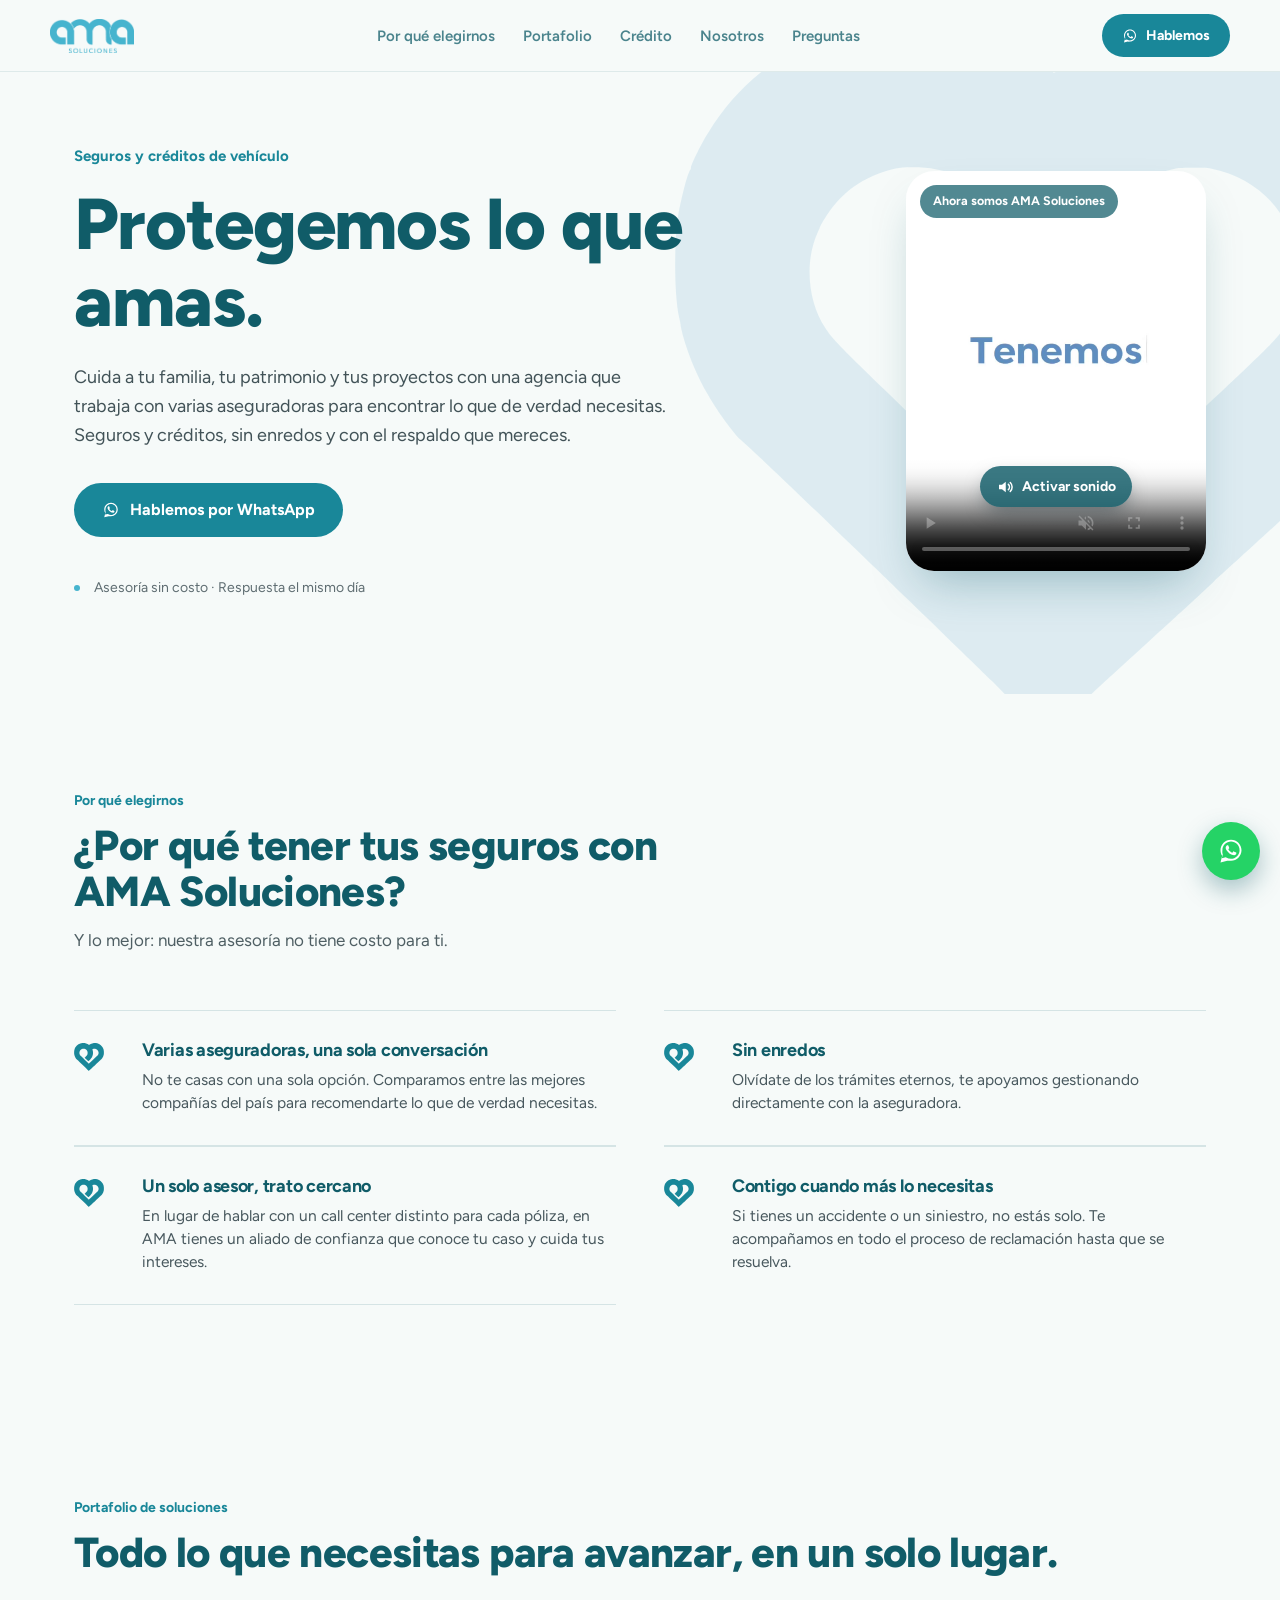
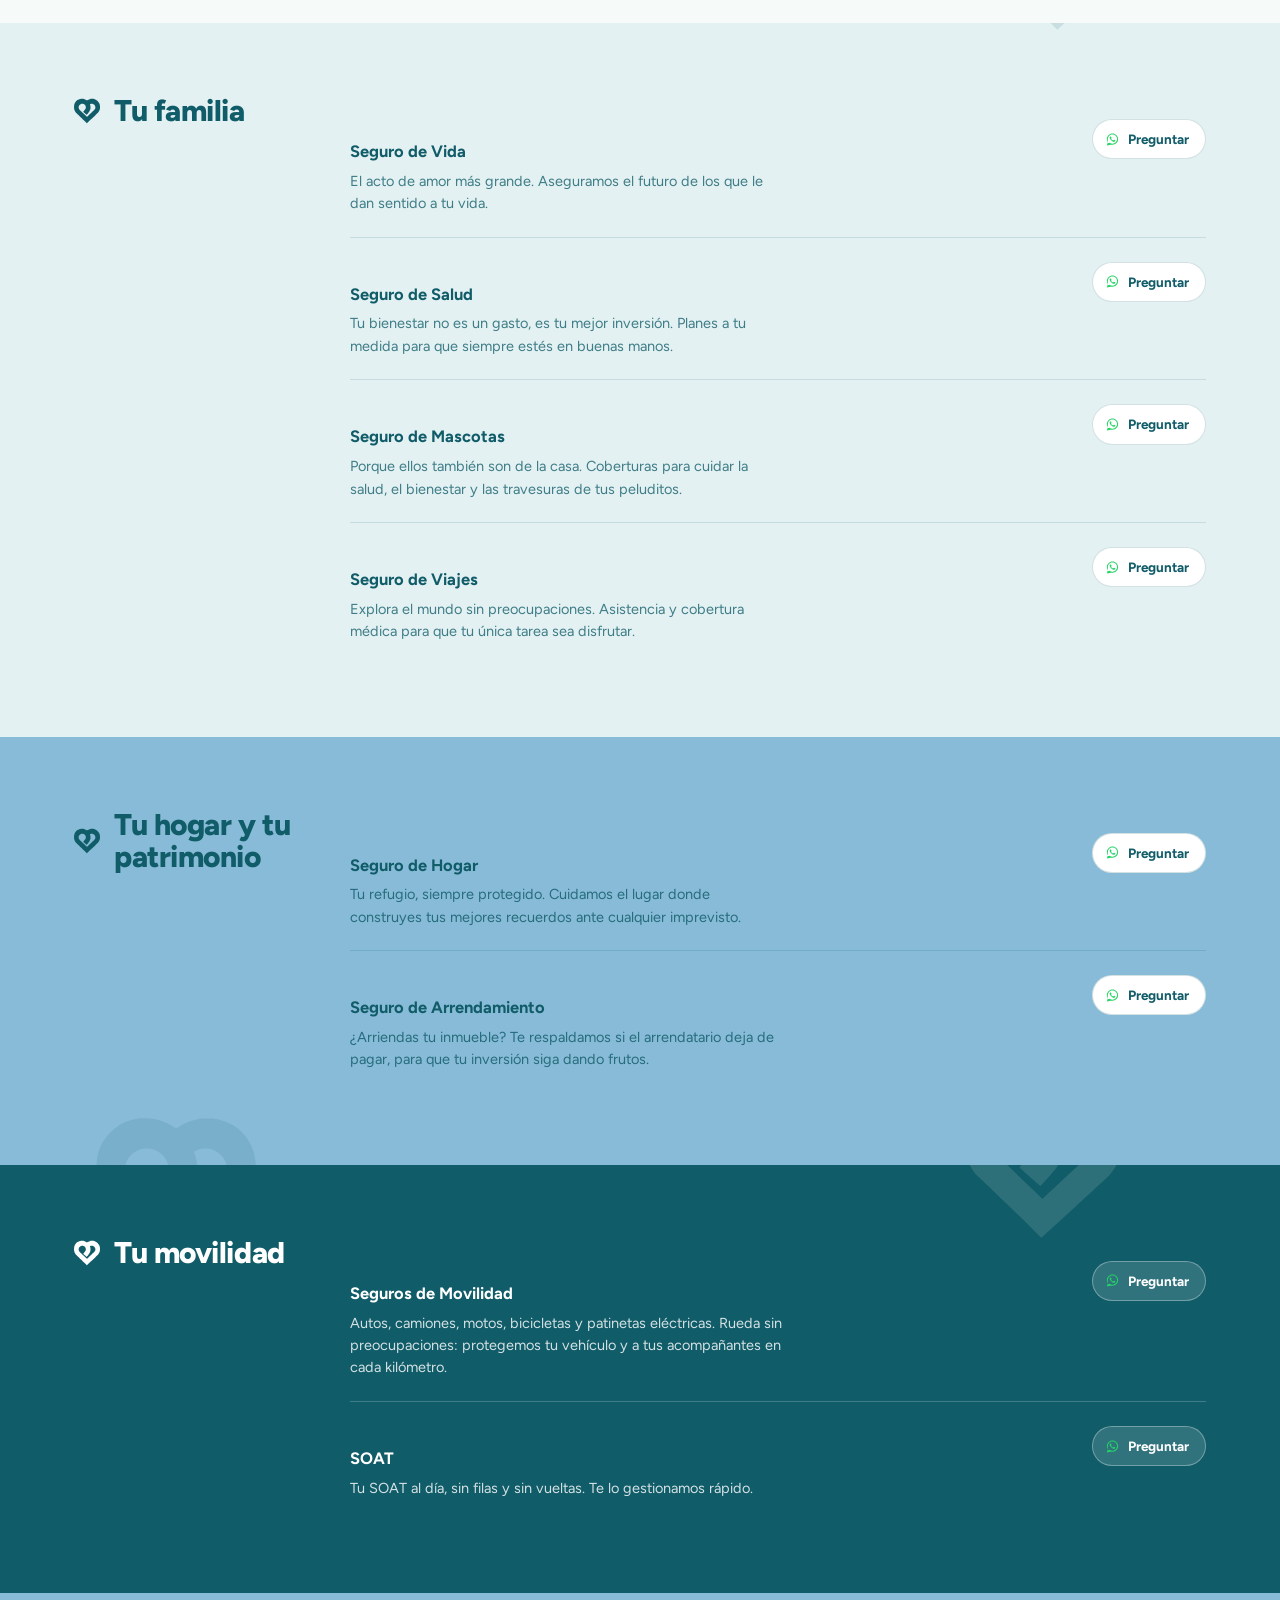
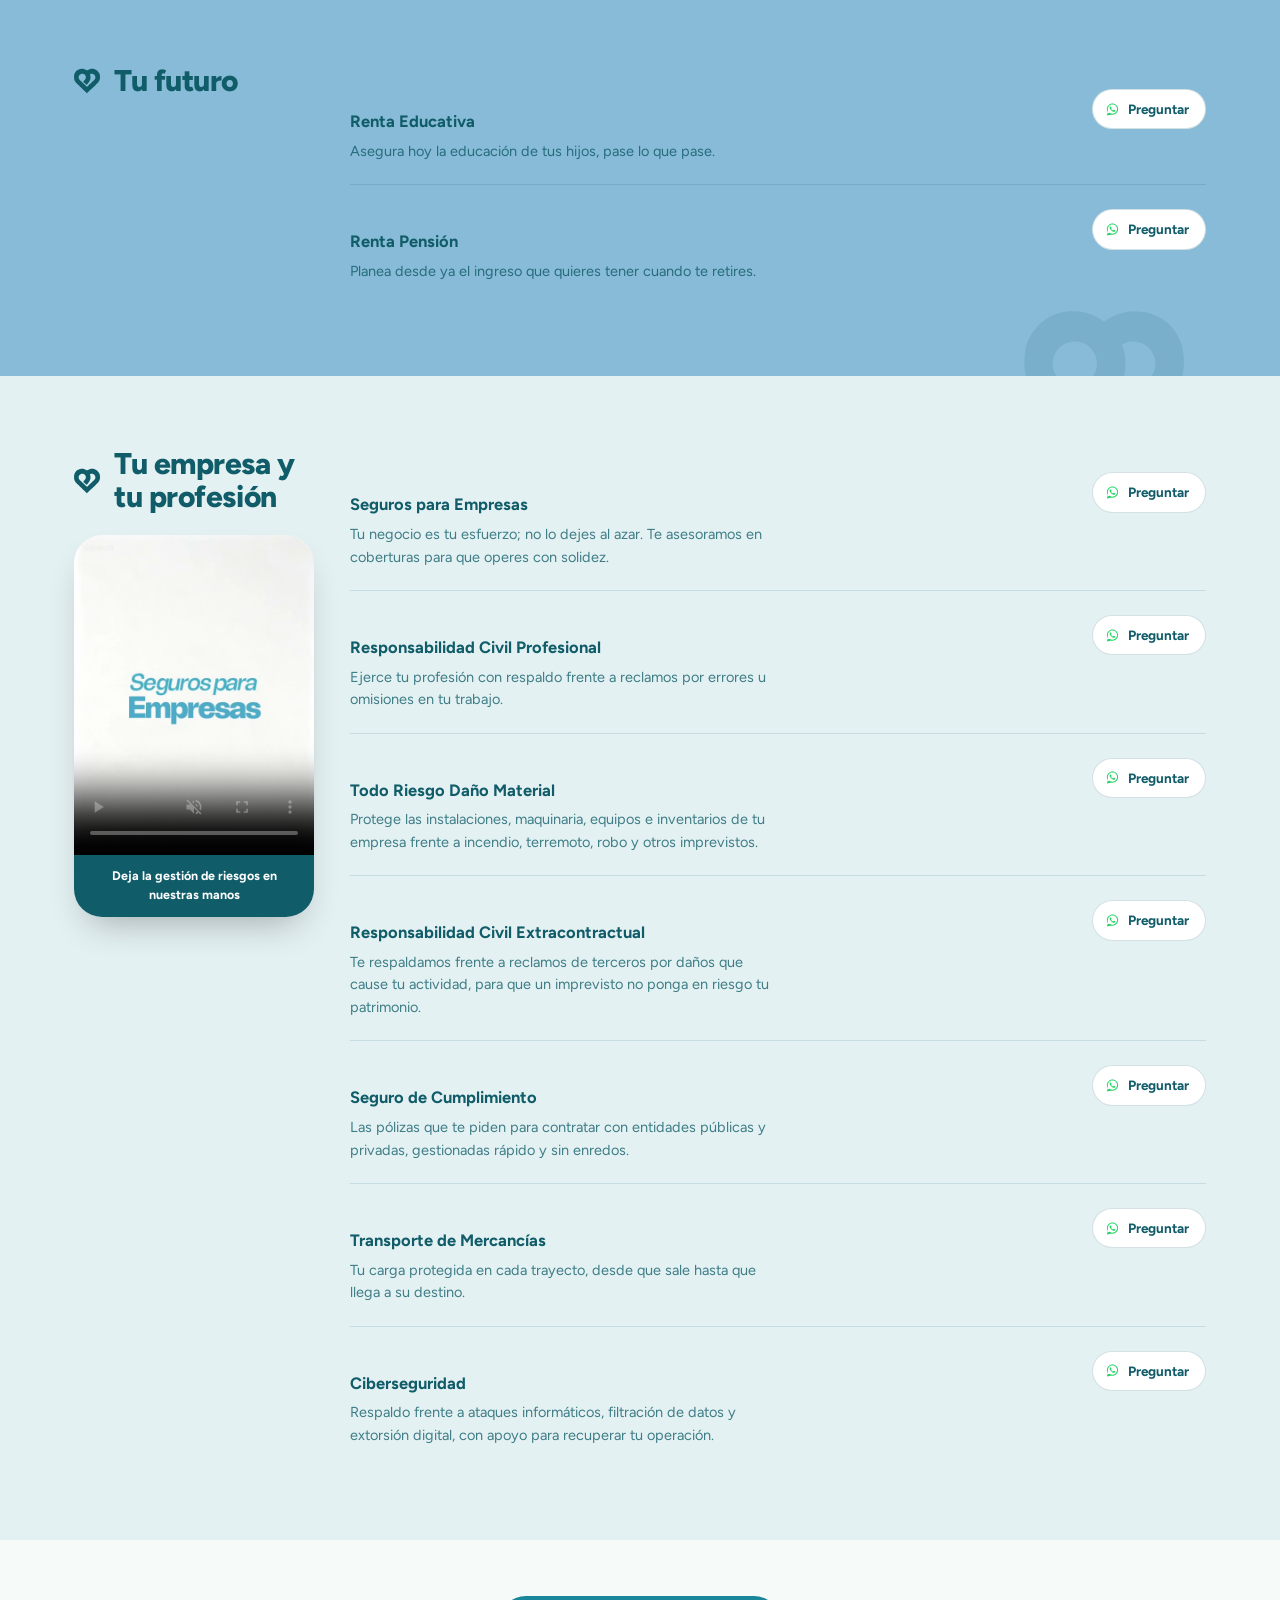
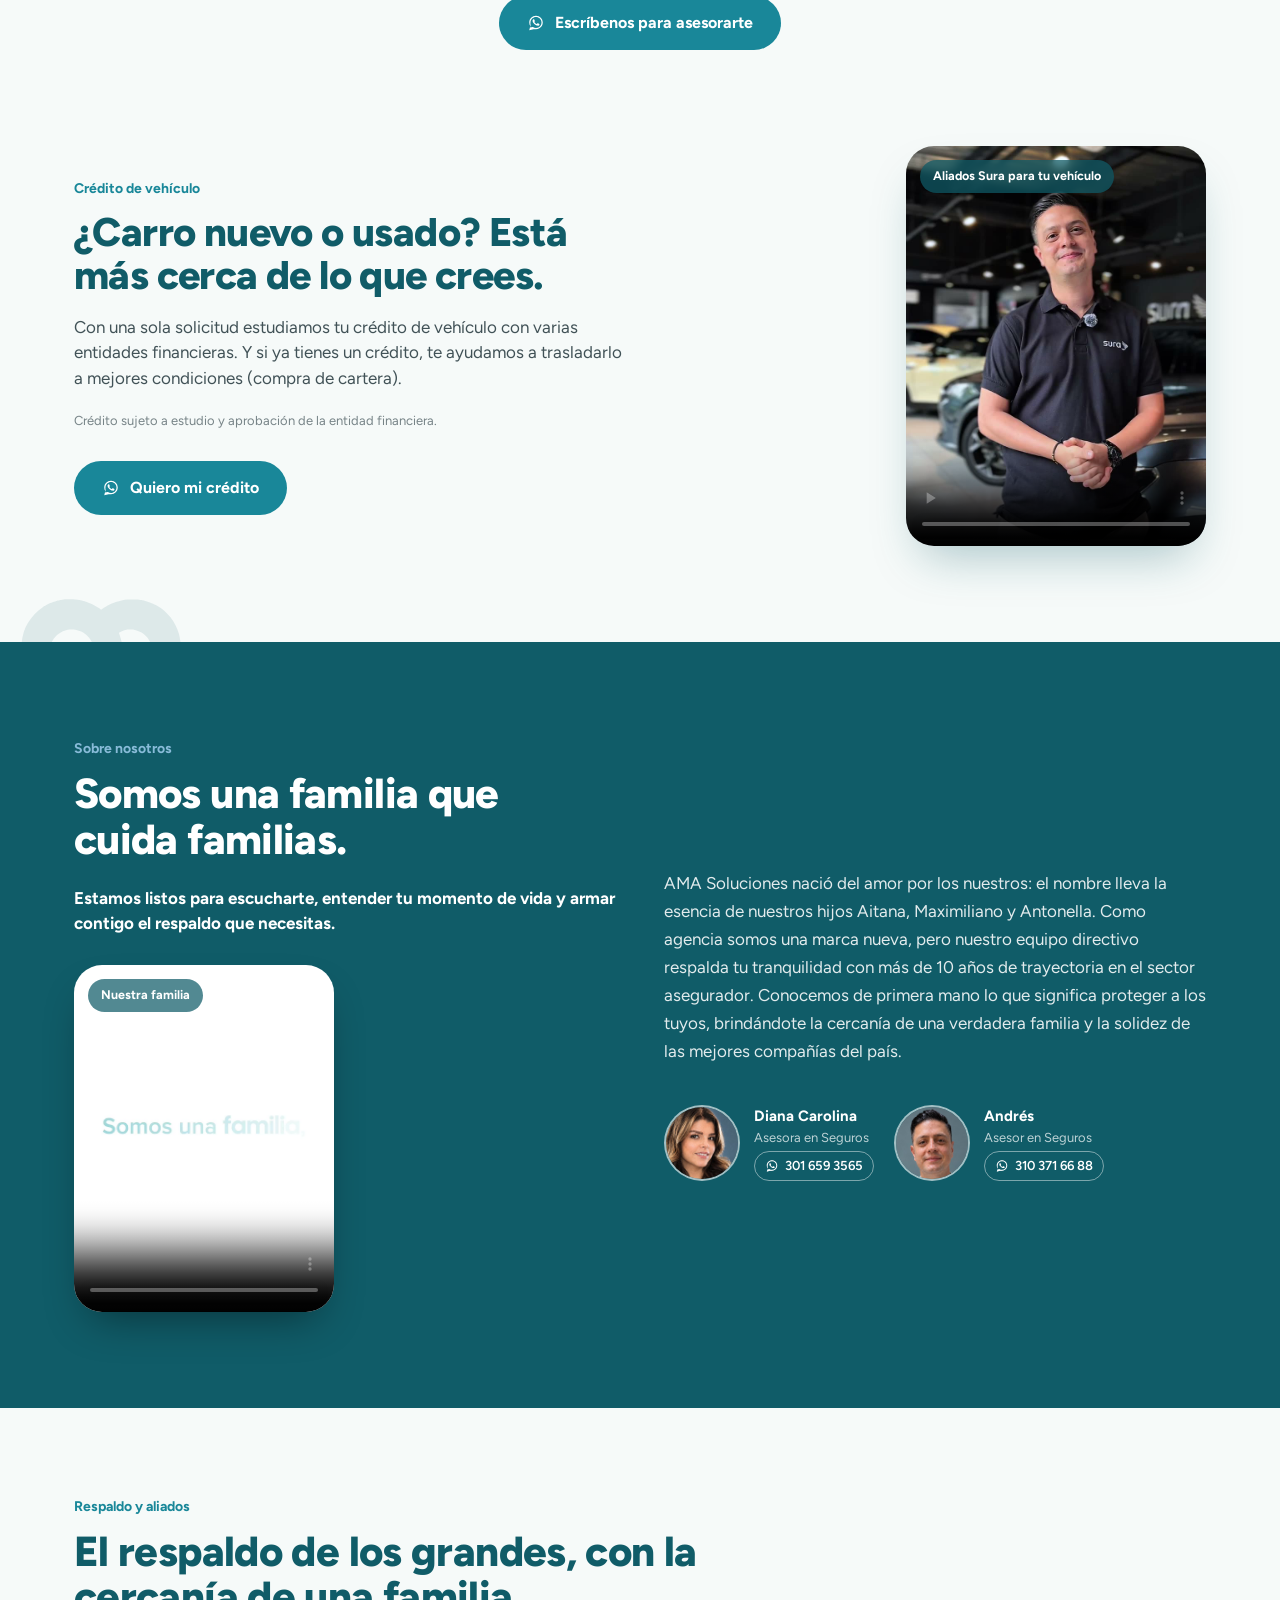
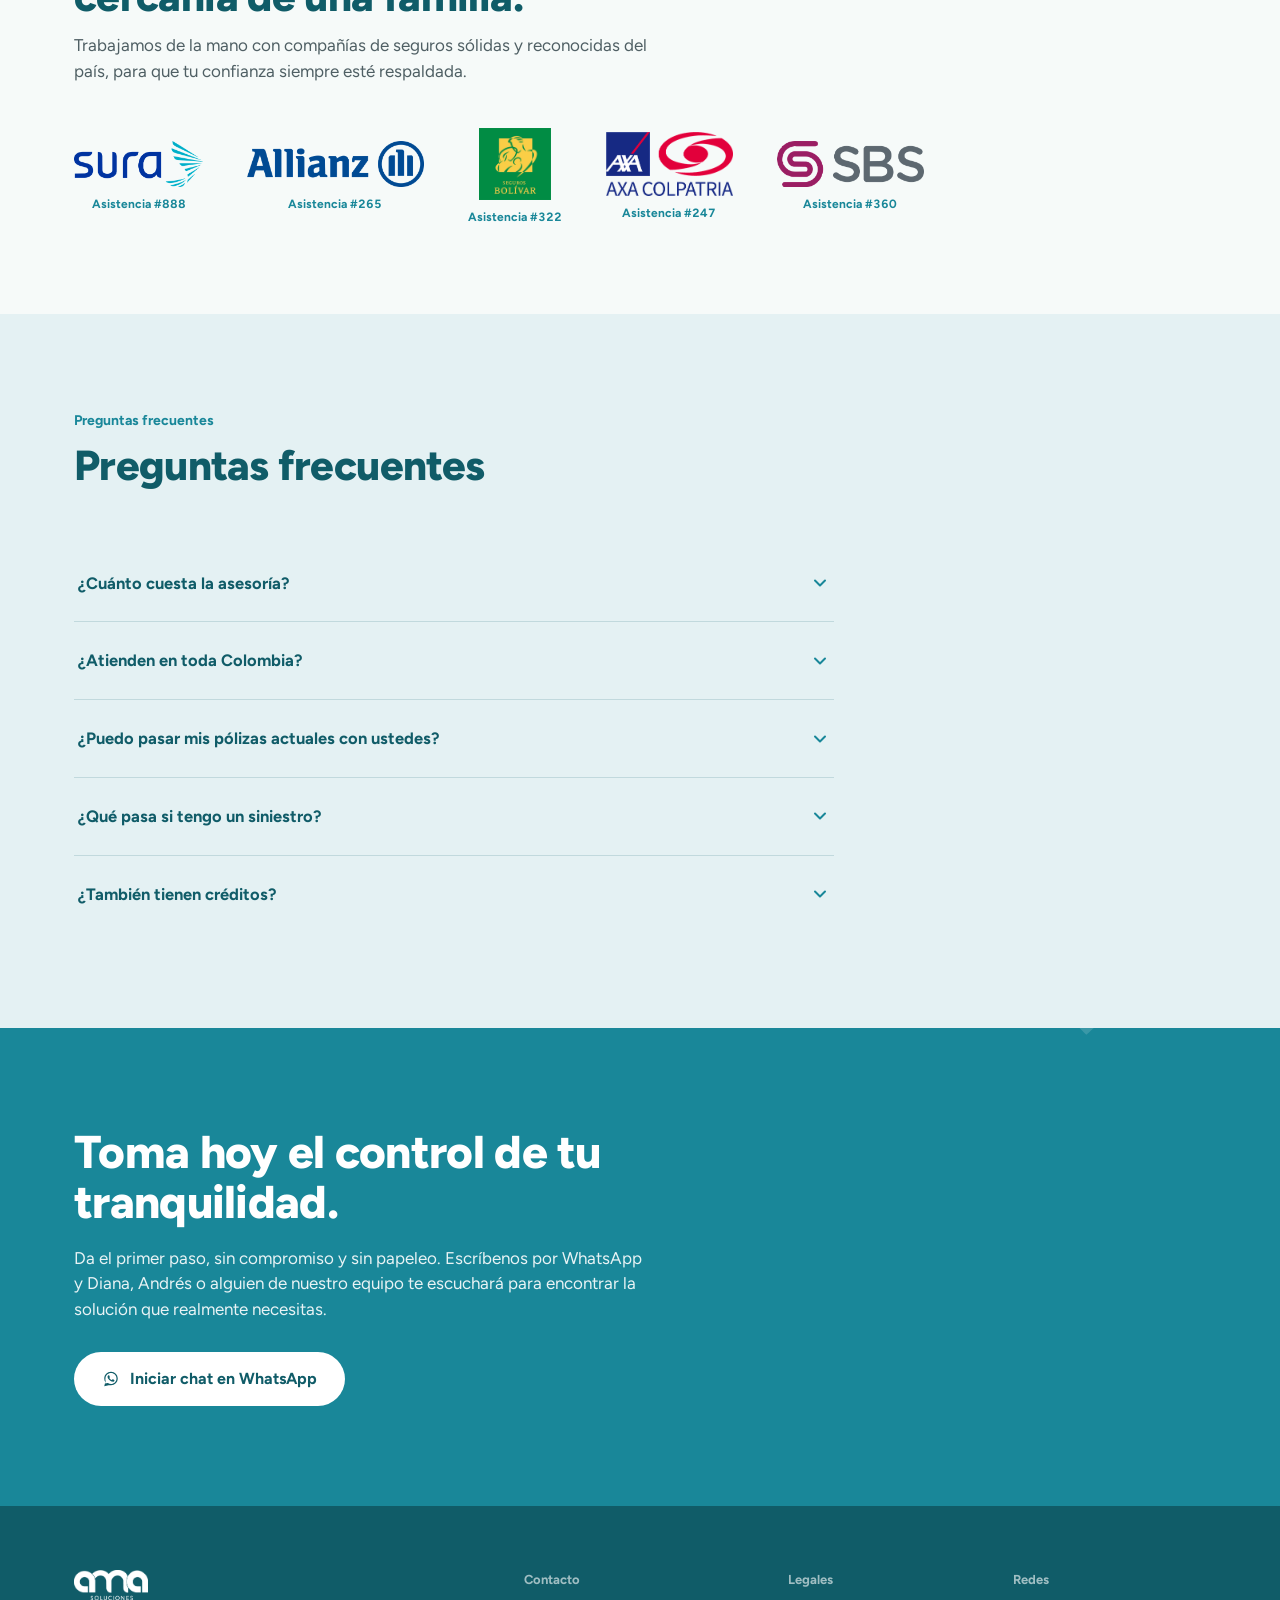
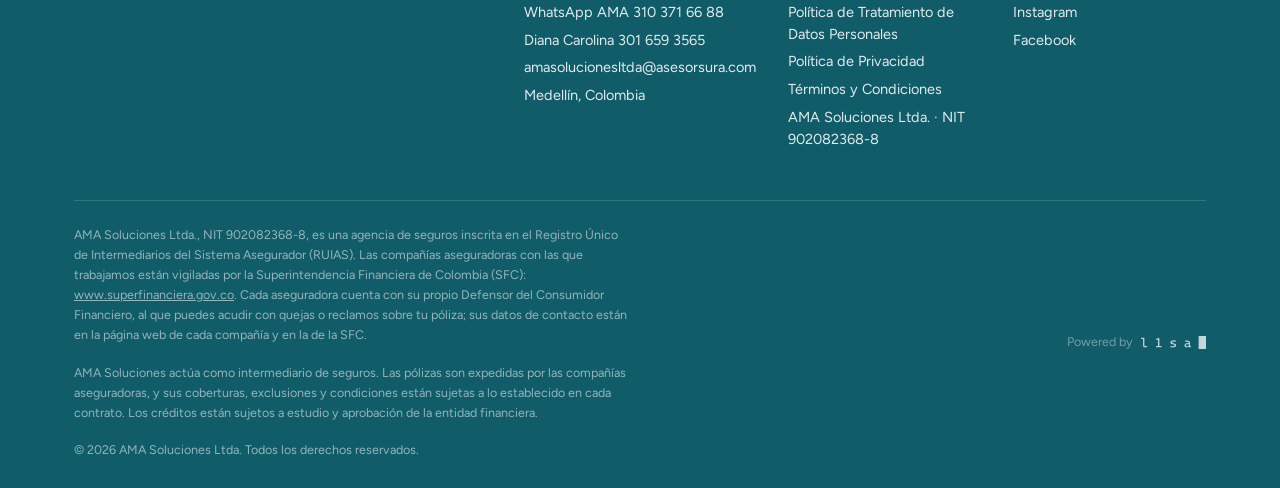
<file: index.html>
<!doctype html>
<html lang="es">
<head>
<meta charset="UTF-8">
<meta name="viewport" content="width=device-width, initial-scale=1">
<title>AMA Soluciones — Protegemos lo que amas</title>
<meta name="description" content="Agencia multimarca de seguros y créditos de vehículo en Colombia. Comparamos entre las mejores aseguradoras del país para encontrar lo que de verdad necesitas, con un solo asesor de confianza.">
<meta property="og:title" content="AMA Soluciones — Protegemos lo que amas">
<meta property="og:description" content="Seguros y créditos, sin enredos y con el respaldo que mereces.">
<meta property="og:image" content="assets/logos/logo-completo-color.png">
<link rel="icon" href="favicon.ico" sizes="any">
<link rel="icon" href="assets/favicon.svg" type="image/svg+xml">
<link rel="apple-touch-icon" href="assets/apple-touch-icon.png">
<meta name="theme-color" content="#198799">
<link rel="preconnect" href="https://fonts.googleapis.com">
<link rel="preconnect" href="https://fonts.gstatic.com" crossorigin>
<link href="https://fonts.googleapis.com/css2?family=Figtree:wght@400;500;600;700;800;900&display=swap" rel="stylesheet">
<link rel="stylesheet" href="styles.css">
</head>
<body>

<!-- Símbolos SVG compartidos (corazón del isotipo, WhatsApp, chevron) -->
<svg width="0" height="0" style="position:absolute" aria-hidden="true">
  <symbol id="ico-heart-logo" viewBox="0 0 898 844">
    <path fill="currentColor" transform="translate(0,844) scale(1,-1)" d="M254 842 c-8 0 -25 -2 -29 -3 -3 0 -7 -1 -10 -2 -6 -1 -10 -2 -20 -5 -4 -1 -19 -6 -22 -7 -1 -1 -3 -1 -4 -2 -11 -4 -24 -10 -32 -15 -3 -2 -6 -4 -7 -4 0 0 -4 -3 -9 -6 -33 -22 -60 -51 -80 -84 -8 -12 -21 -39 -21 -42 0 -1 0 -2 -1 -3 -4 -7 -10 -32 -14 -53 -5 -32 -5 -94 1 -121 1 -4 2 -9 2 -11 5 -24 18 -57 33 -82 10 -18 31 -46 37 -51 10 -7 247 -236 298 -286 39 -40 63 -63 64 -63 1 0 23 20 49 44 107 98 127 116 149 137 13 12 52 47 86 79 96 88 96 88 103 97 19 23 41 57 49 78 6 16 9 25 12 34 4 14 6 30 9 50 4 37 0 93 -9 125 -1 2 -1 5 -2 7 -17 61 -65 122 -121 153 -9 5 -23 12 -27 13 -2 1 -6 3 -7 3 -8 4 -21 8 -32 11 -14 4 -17 4 -43 8 -9 1 -50 1 -60 0 -18 -2 -36 -6 -47 -9 -2 -1 -5 -1 -7 -2 -25 -7 -64 -25 -85 -41 -7 -5 -9 -6 -9 -4 -2 4 -45 29 -62 35 -2 1 -5 3 -6 3 -2 0 -4 1 -6 2 -2 1 -4 2 -5 2 -4 1 -17 5 -28 8 -4 1 -22 4 -32 6 -7 1 -45 2 -55 1z m55 -172 c74 -14 117 -89 94 -162 -5 -12 -14 -30 -22 -38 -2 -2 -17 -20 -34 -38 -17 -19 -30 -35 -30 -35 1 -2 117 -105 118 -105 0 0 9 10 19 21 10 11 28 31 39 44 17 19 29 33 29 35 0 1 2 4 5 8 6 10 23 44 23 47 0 1 0 2 1 3 1 1 4 9 6 18 1 2 2 5 3 6 1 1 2 4 2 6 0 2 1 6 2 9 1 6 4 20 5 30 1 11 1 46 0 55 0 3 -1 11 -2 16 -1 4 -2 10 -2 12 0 1 -1 5 -2 9 -1 3 -2 7 -2 8 0 1 -1 5 -2 7 -1 2 -3 9 -5 15 -5 15 -6 13 5 18 5 3 11 6 15 7 5 2 8 2 19 5 6 1 34 1 41 0 55 -11 92 -49 103 -104 1 -7 1 -32 0 -39 -4 -18 -10 -34 -18 -48 -8 -12 -23 -27 -140 -136 -67 -63 -125 -117 -128 -119 l-5 -5 -126 121 c-123 118 -131 126 -141 141 -21 32 -25 79 -9 114 1 2 2 4 2 4 0 1 2 5 5 10 19 32 46 52 85 61 10 2 34 2 47 -1z"/>
  </symbol>
  <symbol id="ico-whatsapp" viewBox="0 0 32 32">
    <path fill="currentColor" d="M16.001 3C9.37 3 4 8.37 4 15c0 2.39.7 4.61 1.9 6.49L4 29l7.73-1.86A11.9 11.9 0 0 0 16 27c6.63 0 12-5.37 12-12S22.63 3 16.001 3Zm.01 21.8c-1.96 0-3.86-.52-5.5-1.5l-.39-.23-4.58 1.1 1.12-4.47-.26-.41A9.77 9.77 0 0 1 6.2 15c0-5.4 4.4-9.8 9.81-9.8 5.4 0 9.8 4.4 9.8 9.8s-4.4 9.8-9.81 9.8Zm5.4-7.34c-.3-.15-1.76-.87-2.03-.97-.27-.1-.47-.15-.67.15-.2.3-.77.97-.94 1.17-.17.2-.35.22-.65.07-.3-.15-1.26-.46-2.4-1.47-.89-.79-1.49-1.76-1.66-2.06-.17-.3-.02-.46.13-.61.14-.14.3-.35.45-.52.15-.17.2-.3.3-.5.1-.2.05-.37-.02-.52-.07-.15-.67-1.61-.92-2.2-.24-.58-.49-.5-.67-.51h-.57c-.2 0-.52.07-.8.37-.27.3-1.05 1.03-1.05 2.5s1.08 2.9 1.23 3.1c.15.2 2.12 3.24 5.14 4.54.72.31 1.28.5 1.72.64.72.23 1.38.2 1.9.12.58-.09 1.76-.72 2.01-1.42.25-.7.25-1.3.17-1.42-.07-.12-.27-.2-.57-.35Z"/>
  </symbol>
  <symbol id="ico-chevron" viewBox="0 0 24 24">
    <path fill="none" stroke="currentColor" stroke-width="2.4" stroke-linecap="round" stroke-linejoin="round" d="M6 9l6 6 6-6"/>
  </symbol>
  <symbol id="ico-menu" viewBox="0 0 24 24">
    <path fill="none" stroke="currentColor" stroke-width="2.2" stroke-linecap="round" d="M4 7h16M4 12h16M4 17h16"/>
  </symbol>
  <symbol id="ico-close" viewBox="0 0 24 24">
    <path fill="none" stroke="currentColor" stroke-width="2.2" stroke-linecap="round" d="M5 5l14 14M19 5L5 19"/>
  </symbol>
</svg>

<header class="site-header">
  <div class="container header-inner">
    <a href="#inicio" class="brand-logo" aria-label="AMA Soluciones — inicio">
      <img src="assets/logos/logo-completo-color.png" alt="AMA Soluciones">
    </a>
    <nav class="main-nav" aria-label="Secciones">
      <ul>
        <li><a href="#por-que">Por qué elegirnos</a></li>
        <li><a href="#portafolio">Portafolio</a></li>
        <li><a href="#credito">Crédito</a></li>
        <li><a href="#nosotros">Nosotros</a></li>
        <li><a href="#preguntas">Preguntas</a></li>
      </ul>
    </nav>
    <a class="header-cta" href="https://wa.me/573103716688?text=%C2%A1Hola%2C%20familia%20AMA%21%20Vengo%20de%20su%20sitio%20web%20y%20me%20gustar%C3%ADa%20recibir%20asesor%C3%ADa%20para%20proteger%20lo%20que%20amo." target="_blank" rel="noopener">
      <svg><use href="#ico-whatsapp"/></svg>
      Hablemos
    </a>
    <button class="nav-toggle" id="navToggle" aria-label="Abrir menú" aria-expanded="false" aria-controls="mobileMenu">
      <svg id="navToggleIcon"><use href="#ico-menu"/></svg>
    </button>
  </div>
  <div class="container">
    <nav class="mobile-menu" id="mobileMenu" aria-label="Secciones (móvil)">
      <a href="#por-que">Por qué elegirnos</a>
      <a href="#portafolio">Portafolio</a>
      <a href="#credito">Crédito de vehículo</a>
      <a href="#nosotros">Nosotros</a>
      <a href="#preguntas">Preguntas</a>
    </nav>
  </div>
</header>

<main>

  <!-- HERO -->
  <section id="inicio" class="hero">
    <div class="heart-mark" aria-hidden="true"><svg><use href="#ico-heart-logo"/></svg></div>
    <div class="container hero-grid">
      <div class="hero-inner">
        <span class="hero-kicker">Seguros y créditos de vehículo</span>
        <h1>Protegemos lo que amas.</h1>
        <p class="hero-sub">Cuida a tu familia, tu patrimonio y tus proyectos con una agencia que trabaja con varias aseguradoras para encontrar lo que de verdad necesitas. Seguros y créditos, sin enredos y con el respaldo que mereces.</p>
        <a class="btn btn-primary" href="https://wa.me/573103716688?text=%C2%A1Hola%2C%20familia%20AMA%21%20Vengo%20de%20su%20sitio%20web%20y%20me%20gustar%C3%ADa%20recibir%20asesor%C3%ADa%20para%20proteger%20lo%20que%20amo." target="_blank" rel="noopener">
          <svg><use href="#ico-whatsapp"/></svg>
          Hablemos por WhatsApp
        </a>
        <div class="hero-trust"><span class="dot"></span> Asesoría sin costo · Respuesta el mismo día</div>
      </div>
      <div class="hero-media video-card">
        <video class="autoplay-video" controls muted preload="metadata" poster="assets/videos/anuncio-marca.jpg" playsinline>
          <source src="assets/videos/anuncio-marca.mp4" type="video/mp4">
        </video>
        <span class="video-card-tag">Ahora somos AMA Soluciones</span>
      </div>
    </div>
  </section>

  <!-- POR QUÉ ELEGIRNOS -->
  <section id="por-que" class="why">
    <div class="container">
      <div class="section-head">
        <span class="section-kicker">Por qué elegirnos</span>
        <h2>¿Por qué tener tus seguros con AMA Soluciones?</h2>
        <p>Y lo mejor: nuestra asesoría no tiene costo para ti.</p>
      </div>
      <div class="why-list">
        <div class="why-item">
          <svg class="mini-heart" aria-hidden="true"><use href="#ico-heart-logo"/></svg>
          <div>
            <h3>Varias aseguradoras, una sola conversación</h3>
            <p>No te casas con una sola opción. Comparamos entre las mejores compañías del país para recomendarte lo que de verdad necesitas.</p>
          </div>
        </div>
        <div class="why-item">
          <svg class="mini-heart" aria-hidden="true"><use href="#ico-heart-logo"/></svg>
          <div>
            <h3>Sin enredos</h3>
            <p>Olvídate de los trámites eternos, te apoyamos gestionando directamente con la aseguradora.</p>
          </div>
        </div>
        <div class="why-item">
          <svg class="mini-heart" aria-hidden="true"><use href="#ico-heart-logo"/></svg>
          <div>
            <h3>Un solo asesor, trato cercano</h3>
            <p>En lugar de hablar con un call center distinto para cada póliza, en AMA tienes un aliado de confianza que conoce tu caso y cuida tus intereses.</p>
          </div>
        </div>
        <div class="why-item">
          <svg class="mini-heart" aria-hidden="true"><use href="#ico-heart-logo"/></svg>
          <div>
            <h3>Contigo cuando más lo necesitas</h3>
            <p>Si tienes un accidente o un siniestro, no estás solo. Te acompañamos en todo el proceso de reclamación hasta que se resuelva.</p>
          </div>
        </div>
      </div>
    </div>
  </section>

  <!-- PORTAFOLIO -->
  <section id="portafolio" class="portfolio">
    <div class="section-head">
      <span class="section-kicker">Portafolio de soluciones</span>
      <h2>Todo lo que necesitas para avanzar, en un solo lugar.</h2>
    </div>

    <article class="cat cat--light">
      <div class="heart-mark" aria-hidden="true" style="width:340px;top:-20%;right:4%;"><svg><use href="#ico-heart-logo"/></svg></div>
      <div class="cat-inner">
        <div class="cat-label">
          <svg class="mini-heart" aria-hidden="true"><use href="#ico-heart-logo"/></svg>
          <h3>Tu familia</h3>
        </div>
        <div class="cat-products">
          <div class="cat-product">
            <div>
              <h4>Seguro de Vida</h4>
              <p>El acto de amor más grande. Aseguramos el futuro de los que le dan sentido a tu vida.</p>
            </div>
            <a class="wa-pill" href="https://wa.me/573103716688?text=Hola%2C%20AMA.%20Vengo%20de%20su%20p%C3%A1gina%20web%20y%20quiero%20informaci%C3%B3n%20sobre%20el%20seguro%20de%20vida." target="_blank" rel="noopener"><svg><use href="#ico-whatsapp"/></svg>Preguntar</a>
          </div>
          <div class="cat-product">
            <div>
              <h4>Seguro de Salud</h4>
              <p>Tu bienestar no es un gasto, es tu mejor inversión. Planes a tu medida para que siempre estés en buenas manos.</p>
            </div>
            <a class="wa-pill" href="https://wa.me/573103716688?text=Hola%2C%20AMA.%20Vengo%20de%20su%20p%C3%A1gina%20web%20y%20quiero%20informaci%C3%B3n%20sobre%20el%20seguro%20de%20salud." target="_blank" rel="noopener"><svg><use href="#ico-whatsapp"/></svg>Preguntar</a>
          </div>
          <div class="cat-product">
            <div>
              <h4>Seguro de Mascotas</h4>
              <p>Porque ellos también son de la casa. Coberturas para cuidar la salud, el bienestar y las travesuras de tus peluditos.</p>
            </div>
            <a class="wa-pill" href="https://wa.me/573103716688?text=Hola%2C%20AMA.%20Vengo%20de%20su%20p%C3%A1gina%20web%20y%20quiero%20informaci%C3%B3n%20sobre%20el%20seguro%20de%20mascotas." target="_blank" rel="noopener"><svg><use href="#ico-whatsapp"/></svg>Preguntar</a>
          </div>
          <div class="cat-product">
            <div>
              <h4>Seguro de Viajes</h4>
              <p>Explora el mundo sin preocupaciones. Asistencia y cobertura médica para que tu única tarea sea disfrutar.</p>
            </div>
            <a class="wa-pill" href="https://wa.me/573103716688?text=Hola%2C%20AMA.%20Vengo%20de%20su%20p%C3%A1gina%20web%20y%20quiero%20informaci%C3%B3n%20sobre%20el%20seguro%20de%20viajes." target="_blank" rel="noopener"><svg><use href="#ico-whatsapp"/></svg>Preguntar</a>
          </div>
        </div>
      </div>
    </article>

    <article class="cat cat--mid">
      <div class="heart-mark" aria-hidden="true" style="width:300px;bottom:-24%;left:2%;"><svg><use href="#ico-heart-logo"/></svg></div>
      <div class="cat-inner">
        <div class="cat-label">
          <svg class="mini-heart" aria-hidden="true"><use href="#ico-heart-logo"/></svg>
          <h3>Tu hogar y tu patrimonio</h3>
        </div>
        <div class="cat-products">
          <div class="cat-product">
            <div>
              <h4>Seguro de Hogar</h4>
              <p>Tu refugio, siempre protegido. Cuidamos el lugar donde construyes tus mejores recuerdos ante cualquier imprevisto.</p>
            </div>
            <a class="wa-pill" href="https://wa.me/573103716688?text=Hola%2C%20AMA.%20Vengo%20de%20su%20p%C3%A1gina%20web%20y%20quiero%20informaci%C3%B3n%20sobre%20el%20seguro%20de%20hogar." target="_blank" rel="noopener"><svg><use href="#ico-whatsapp"/></svg>Preguntar</a>
          </div>
          <div class="cat-product">
            <div>
              <h4>Seguro de Arrendamiento</h4>
              <p>¿Arriendas tu inmueble? Te respaldamos si el arrendatario deja de pagar, para que tu inversión siga dando frutos.</p>
            </div>
            <a class="wa-pill" href="https://wa.me/573103716688?text=Hola%2C%20AMA.%20Vengo%20de%20su%20p%C3%A1gina%20web%20y%20quiero%20informaci%C3%B3n%20sobre%20el%20seguro%20de%20arrendamiento." target="_blank" rel="noopener"><svg><use href="#ico-whatsapp"/></svg>Preguntar</a>
          </div>
        </div>
      </div>
    </article>

    <article class="cat cat--dark">
      <div class="heart-mark" aria-hidden="true" style="width:320px;top:-18%;right:6%;"><svg><use href="#ico-heart-logo"/></svg></div>
      <div class="cat-inner">
        <div class="cat-label">
          <svg class="mini-heart" aria-hidden="true"><use href="#ico-heart-logo"/></svg>
          <h3>Tu movilidad</h3>
        </div>
        <div class="cat-products">
          <div class="cat-product">
            <div>
              <h4>Seguros de Movilidad</h4>
              <p>Autos, camiones, motos, bicicletas y patinetas eléctricas. Rueda sin preocupaciones: protegemos tu vehículo y a tus acompañantes en cada kilómetro.</p>
            </div>
            <a class="wa-pill" href="https://wa.me/573103716688?text=Hola%2C%20AMA.%20Vengo%20de%20su%20p%C3%A1gina%20web%20y%20quiero%20informaci%C3%B3n%20sobre%20el%20seguro%20de%20movilidad%20%28autos%2C%20motos%20u%20otros%20veh%C3%ADculos%29." target="_blank" rel="noopener"><svg><use href="#ico-whatsapp"/></svg>Preguntar</a>
          </div>
          <div class="cat-product">
            <div>
              <h4>SOAT</h4>
              <p>Tu SOAT al día, sin filas y sin vueltas. Te lo gestionamos rápido.</p>
            </div>
            <a class="wa-pill" href="https://wa.me/573103716688?text=Hola%2C%20AMA.%20Vengo%20de%20su%20p%C3%A1gina%20web%20y%20quiero%20informaci%C3%B3n%20sobre%20el%20SOAT." target="_blank" rel="noopener"><svg><use href="#ico-whatsapp"/></svg>Preguntar</a>
          </div>
        </div>
      </div>
    </article>

    <article class="cat cat--mid">
      <div class="heart-mark" aria-hidden="true" style="width:300px;bottom:-22%;right:2%;"><svg><use href="#ico-heart-logo"/></svg></div>
      <div class="cat-inner">
        <div class="cat-label">
          <svg class="mini-heart" aria-hidden="true"><use href="#ico-heart-logo"/></svg>
          <h3>Tu futuro</h3>
        </div>
        <div class="cat-products">
          <div class="cat-product">
            <div>
              <h4>Renta Educativa</h4>
              <p>Asegura hoy la educación de tus hijos, pase lo que pase.</p>
            </div>
            <a class="wa-pill" href="https://wa.me/573103716688?text=Hola%2C%20AMA.%20Vengo%20de%20su%20p%C3%A1gina%20web%20y%20quiero%20informaci%C3%B3n%20sobre%20la%20renta%20educativa." target="_blank" rel="noopener"><svg><use href="#ico-whatsapp"/></svg>Preguntar</a>
          </div>
          <div class="cat-product">
            <div>
              <h4>Renta Pensión</h4>
              <p>Planea desde ya el ingreso que quieres tener cuando te retires.</p>
            </div>
            <a class="wa-pill" href="https://wa.me/573103716688?text=Hola%2C%20AMA.%20Vengo%20de%20su%20p%C3%A1gina%20web%20y%20quiero%20informaci%C3%B3n%20sobre%20la%20renta%20pensi%C3%B3n." target="_blank" rel="noopener"><svg><use href="#ico-whatsapp"/></svg>Preguntar</a>
          </div>
        </div>
      </div>
    </article>

    <article class="cat cat--light">
      <div class="heart-mark" aria-hidden="true" style="width:320px;top:-22%;left:4%;"><svg><use href="#ico-heart-logo"/></svg></div>
      <div class="cat-inner">
        <div class="cat-label-col">
          <div class="cat-label">
            <svg class="mini-heart" aria-hidden="true"><use href="#ico-heart-logo"/></svg>
            <h3>Tu empresa y tu profesión</h3>
          </div>
          <div class="video-card cat-video">
            <video class="autoplay-video" controls muted preload="metadata" poster="assets/videos/testimonio-empresas.jpg" playsinline>
              <source src="assets/videos/testimonio-empresas.mp4" type="video/mp4">
            </video>
            <span class="video-card-tag video-card-tag--below">Deja la gestión de riesgos en nuestras manos</span>
          </div>
        </div>
        <div class="cat-products">
          <div class="cat-product">
            <div>
              <h4>Seguros para Empresas</h4>
              <p>Tu negocio es tu esfuerzo; no lo dejes al azar. Te asesoramos en coberturas para que operes con solidez.</p>
            </div>
            <a class="wa-pill" href="https://wa.me/573103716688?text=Hola%2C%20AMA.%20Vengo%20de%20su%20p%C3%A1gina%20web%20y%20quiero%20informaci%C3%B3n%20sobre%20los%20seguros%20para%20empresas." target="_blank" rel="noopener"><svg><use href="#ico-whatsapp"/></svg>Preguntar</a>
          </div>
          <div class="cat-product">
            <div>
              <h4>Responsabilidad Civil Profesional</h4>
              <p>Ejerce tu profesión con respaldo frente a reclamos por errores u omisiones en tu trabajo.</p>
            </div>
            <a class="wa-pill" href="https://wa.me/573103716688?text=Hola%2C%20AMA.%20Vengo%20de%20su%20p%C3%A1gina%20web%20y%20quiero%20informaci%C3%B3n%20sobre%20la%20responsabilidad%20civil%20profesional." target="_blank" rel="noopener"><svg><use href="#ico-whatsapp"/></svg>Preguntar</a>
          </div>
          <div class="cat-product">
            <div>
              <h4>Todo Riesgo Daño Material</h4>
              <p>Protege las instalaciones, maquinaria, equipos e inventarios de tu empresa frente a incendio, terremoto, robo y otros imprevistos.</p>
            </div>
            <a class="wa-pill" href="https://wa.me/573103716688?text=Hola%2C%20AMA.%20Vengo%20de%20su%20p%C3%A1gina%20web%20y%20quiero%20informaci%C3%B3n%20sobre%20el%20seguro%20todo%20riesgo%20da%C3%B1o%20material." target="_blank" rel="noopener"><svg><use href="#ico-whatsapp"/></svg>Preguntar</a>
          </div>
          <div class="cat-product">
            <div>
              <h4>Responsabilidad Civil Extracontractual</h4>
              <p>Te respaldamos frente a reclamos de terceros por daños que cause tu actividad, para que un imprevisto no ponga en riesgo tu patrimonio.</p>
            </div>
            <a class="wa-pill" href="https://wa.me/573103716688?text=Hola%2C%20AMA.%20Vengo%20de%20su%20p%C3%A1gina%20web%20y%20quiero%20informaci%C3%B3n%20sobre%20el%20seguro%20de%20responsabilidad%20civil%20extracontractual." target="_blank" rel="noopener"><svg><use href="#ico-whatsapp"/></svg>Preguntar</a>
          </div>
          <div class="cat-product">
            <div>
              <h4>Seguro de Cumplimiento</h4>
              <p>Las pólizas que te piden para contratar con entidades públicas y privadas, gestionadas rápido y sin enredos.</p>
            </div>
            <a class="wa-pill" href="https://wa.me/573103716688?text=Hola%2C%20AMA.%20Vengo%20de%20su%20p%C3%A1gina%20web%20y%20quiero%20informaci%C3%B3n%20sobre%20el%20seguro%20de%20cumplimiento." target="_blank" rel="noopener"><svg><use href="#ico-whatsapp"/></svg>Preguntar</a>
          </div>
          <div class="cat-product">
            <div>
              <h4>Transporte de Mercancías</h4>
              <p>Tu carga protegida en cada trayecto, desde que sale hasta que llega a su destino.</p>
            </div>
            <a class="wa-pill" href="https://wa.me/573103716688?text=Hola%2C%20AMA.%20Vengo%20de%20su%20p%C3%A1gina%20web%20y%20quiero%20informaci%C3%B3n%20sobre%20el%20seguro%20de%20transporte%20de%20mercanc%C3%ADas." target="_blank" rel="noopener"><svg><use href="#ico-whatsapp"/></svg>Preguntar</a>
          </div>
          <div class="cat-product">
            <div>
              <h4>Ciberseguridad</h4>
              <p>Respaldo frente a ataques informáticos, filtración de datos y extorsión digital, con apoyo para recuperar tu operación.</p>
            </div>
            <a class="wa-pill" href="https://wa.me/573103716688?text=Hola%2C%20AMA.%20Vengo%20de%20su%20p%C3%A1gina%20web%20y%20quiero%20informaci%C3%B3n%20sobre%20el%20seguro%20de%20ciberseguridad." target="_blank" rel="noopener"><svg><use href="#ico-whatsapp"/></svg>Preguntar</a>
          </div>
        </div>
      </div>
    </article>

    <div class="portfolio-cta">
      <a class="btn btn-primary" href="https://wa.me/573103716688?text=Hola%2C%20AMA.%20Me%20gustar%C3%ADa%20recibir%20asesor%C3%ADa%20para%20proteger%20lo%20que%20amo." target="_blank" rel="noopener">
        <svg><use href="#ico-whatsapp"/></svg>
        Escríbenos para asesorarte
      </a>
    </div>
  </section>

  <!-- CRÉDITO DE VEHÍCULO -->
  <section id="credito" class="credito">
    <div class="heart-mark" aria-hidden="true"><svg><use href="#ico-heart-logo"/></svg></div>
    <div class="container credito-grid">
      <div class="credito-inner">
        <span class="section-kicker">Crédito de vehículo</span>
        <h2>¿Carro nuevo o usado? Está más cerca de lo que crees.</h2>
        <p class="lead">Con una sola solicitud estudiamos tu crédito de vehículo con varias entidades financieras. Y si ya tienes un crédito, te ayudamos a trasladarlo a mejores condiciones (compra de cartera).</p>
        <p class="fine-print">Crédito sujeto a estudio y aprobación de la entidad financiera.</p>
        <a class="btn btn-primary" href="https://wa.me/573103716688?text=Hola%2C%20AMA.%20Me%20interesa%20un%20cr%C3%A9dito%20de%20veh%C3%ADculo." target="_blank" rel="noopener">
          <svg><use href="#ico-whatsapp"/></svg>
          Quiero mi crédito
        </a>
      </div>
      <div class="video-card credito-media">
        <video class="autoplay-video" controls muted preload="metadata" poster="assets/videos/testimonio-vehiculo-sura.jpg" playsinline>
          <source src="assets/videos/testimonio-vehiculo-sura.mp4" type="video/mp4">
        </video>
        <span class="video-card-tag">Aliados Sura para tu vehículo</span>
      </div>
    </div>
  </section>

  <!-- SOBRE NOSOTROS -->
  <section id="nosotros" class="nosotros">
    <div class="container nosotros-grid">
      <div>
        <span class="section-kicker" style="color:var(--teal-300)">Sobre nosotros</span>
        <h2>Somos una familia que cuida familias.</h2>
        <p class="closing">Estamos listos para escucharte, entender tu momento de vida y armar contigo el respaldo que necesitas.</p>
        <div class="video-card nosotros-media">
          <video class="autoplay-video" controls muted preload="metadata" poster="assets/videos/familia-fundadores.jpg" playsinline>
            <source src="assets/videos/familia-fundadores.mp4" type="video/mp4">
          </video>
          <span class="video-card-tag">Nuestra familia</span>
        </div>
      </div>
      <div>
        <p class="lead">AMA Soluciones nació del amor por los nuestros: el nombre lleva la esencia de nuestros hijos Aitana, Maximiliano y Antonella. Como agencia somos una marca nueva, pero nuestro equipo directivo respalda tu tranquilidad con más de 10 años de trayectoria en el sector asegurador. Conocemos de primera mano lo que significa proteger a los tuyos, brindándote la cercanía de una verdadera familia y la solidez de las mejores compañías del país.</p>
        <div class="team">
          <div class="team-card">
            <img class="team-avatar" src="assets/team/diana-carolina.jpg" alt="Diana Carolina, asesora en seguros de AMA Soluciones" width="160" height="160" loading="lazy">
            <div>
              <div class="team-name">Diana Carolina</div>
              <div class="team-role">Asesora en Seguros</div>
              <a class="team-phone" href="https://wa.me/573016593565?text=%C2%A1Hola%2C%20Diana%21%20Vengo%20del%20sitio%20web%20de%20AMA%20Soluciones%20y%20me%20gustar%C3%ADa%20recibir%20asesor%C3%ADa." target="_blank" rel="noopener"><svg><use href="#ico-whatsapp"/></svg>301 659 3565</a>
            </div>
          </div>
          <div class="team-card">
            <img class="team-avatar" src="assets/team/andres.jpg" alt="Andrés, asesor en seguros de AMA Soluciones" width="160" height="160" loading="lazy">
            <div>
              <div class="team-name">Andrés</div>
              <div class="team-role">Asesor en Seguros</div>
              <a class="team-phone" href="https://wa.me/573103716688?text=%C2%A1Hola%2C%20Andr%C3%A9s%21%20Vengo%20del%20sitio%20web%20de%20AMA%20Soluciones%20y%20me%20gustar%C3%ADa%20recibir%20asesor%C3%ADa." target="_blank" rel="noopener"><svg><use href="#ico-whatsapp"/></svg>310 371 66 88</a>
            </div>
          </div>
        </div>
      </div>
    </div>
  </section>

  <!-- ALIADOS -->
  <section id="aliados" class="aliados">
    <div class="container">
      <div class="section-head">
        <span class="section-kicker">Respaldo y aliados</span>
        <h2>El respaldo de los grandes, con la cercanía de una familia.</h2>
        <p>Trabajamos de la mano con compañías de seguros sólidas y reconocidas del país, para que tu confianza siempre esté respaldada.</p>
      </div>
      <div class="aliados-row">
        <a class="aliado" href="tel:%23888" aria-label="Llamar a la línea de asistencia de Sura, #888"><img class="aliado-logo" src="assets/aliados/sura.png" alt="Sura" width="449" height="160" loading="lazy"><span class="aliado-line">Asistencia #888</span></a>
        <a class="aliado" href="tel:%23265" aria-label="Llamar a la línea de asistencia de Allianz, #265"><img class="aliado-logo" src="assets/aliados/allianz.png" alt="Allianz" width="615" height="160" loading="lazy"><span class="aliado-line">Asistencia #265</span></a>
        <a class="aliado" href="tel:%23322" aria-label="Llamar a la línea de asistencia de Seguros Bolívar, #322"><img class="aliado-logo aliado-logo--square" src="assets/aliados/seguros-bolivar.png" alt="Seguros Bolívar" width="160" height="160" loading="lazy"><span class="aliado-line">Asistencia #322</span></a>
        <a class="aliado" href="tel:%23247" aria-label="Llamar a la línea de asistencia de Axa Colpatria, #247"><img class="aliado-logo aliado-logo--stacked" src="assets/aliados/axa-colpatria.png" alt="Axa Colpatria" width="317" height="160" loading="lazy"><span class="aliado-line">Asistencia #247</span></a>
        <a class="aliado" href="tel:%23360" aria-label="Llamar a la línea de asistencia de SBS, #360"><img class="aliado-logo" src="assets/aliados/sbs.png" alt="SBS" width="513" height="160" loading="lazy"><span class="aliado-line">Asistencia #360</span></a>
      </div>
    </div>
  </section>

  <!-- PREGUNTAS FRECUENTES -->
  <section id="preguntas" class="faq">
    <div class="container">
      <div class="section-head">
        <span class="section-kicker">Preguntas frecuentes</span>
        <h2>Preguntas frecuentes</h2>
      </div>
      <div class="faq-list">
        <details class="faq-item">
          <summary>¿Cuánto cuesta la asesoría?<svg class="chevron"><use href="#ico-chevron"/></svg></summary>
          <p class="faq-answer">Nada. Nuestra asesoría no tiene costo; solo pagas tu póliza.</p>
        </details>
        <details class="faq-item">
          <summary>¿Atienden en toda Colombia?<svg class="chevron"><use href="#ico-chevron"/></svg></summary>
          <p class="faq-answer">Sí. Te atendemos de forma virtual desde cualquier ciudad del país.</p>
        </details>
        <details class="faq-item">
          <summary>¿Puedo pasar mis pólizas actuales con ustedes?<svg class="chevron"><use href="#ico-chevron"/></svg></summary>
          <p class="faq-answer">Sí. Revisamos lo que tienes hoy, te decimos si hay algo que mejorar y si decides quedarte con nosotros, hacemos el trámite.</p>
        </details>
        <details class="faq-item">
          <summary>¿Qué pasa si tengo un siniestro?<svg class="chevron"><use href="#ico-chevron"/></svg></summary>
          <div class="faq-answer">
            <p>Comunícate con la línea de asistencia de tu aseguradora, con atención las 24 horas del día, los 7 días de la semana. Marca desde tu celular:</p>
            <ul class="assist-lines">
              <li><span>Sura</span><a href="tel:%23888">#888</a></li>
              <li><span>Allianz</span><a href="tel:%23265">#265</a></li>
              <li><span>Seguros Bolívar</span><a href="tel:%23322">#322</a></li>
              <li><span>Axa Colpatria</span><a href="tel:%23247">#247</a></li>
              <li><span>SBS</span><a href="tel:%23360">#360</a></li>
            </ul>
            <p>También nos puedes llamar o escribir y te acompañamos en todo el proceso de reclamación con la aseguradora.</p>
          </div>
        </details>
        <details class="faq-item">
          <summary>¿También tienen créditos?<svg class="chevron"><use href="#ico-chevron"/></svg></summary>
          <p class="faq-answer">Sí, para vehículo nuevo o usado, sujetos a aprobación de la entidad financiera.</p>
        </details>
      </div>
    </div>
  </section>

  <!-- CIERRE -->
  <section id="contacto" class="cierre">
    <div class="heart-mark" aria-hidden="true"><svg><use href="#ico-heart-logo"/></svg></div>
    <div class="container">
      <div class="cierre-inner">
        <h2>Toma hoy el control de tu tranquilidad.</h2>
        <p>Da el primer paso, sin compromiso y sin papeleo. Escríbenos por WhatsApp y Diana, Andrés o alguien de nuestro equipo te escuchará para encontrar la solución que realmente necesitas.</p>
        <a class="btn btn-on-dark" href="https://wa.me/573103716688?text=%C2%A1Hola%2C%20familia%20AMA%21%20Vengo%20de%20su%20sitio%20web%20y%20me%20gustar%C3%ADa%20recibir%20asesor%C3%ADa%20para%20proteger%20lo%20que%20amo." target="_blank" rel="noopener">
          <svg><use href="#ico-whatsapp"/></svg>
          Iniciar chat en WhatsApp
        </a>
      </div>
    </div>
  </section>

</main>

<footer class="site-footer">
  <div class="container">
    <div class="footer-top">
      <div>
        <div class="footer-logo"><img src="assets/logos/logo-completo-blanco.png" alt="AMA Soluciones"></div>
      </div>
      <div class="footer-cols">
        <div class="footer-col">
          <h5>Contacto</h5>
          <a href="https://wa.me/573103716688" target="_blank" rel="noopener">WhatsApp AMA 310 371 66 88</a>
          <a href="https://wa.me/573016593565" target="_blank" rel="noopener">Diana Carolina 301 659 3565</a>
          <a href="mailto:amasolucionesltda@asesorsura.com">amasolucionesltda@asesorsura.com</a>
          <p>Medellín, Colombia</p>
        </div>
        <div class="footer-col">
          <h5>Legales</h5>
          <a href="politica-de-datos.html">Política de Tratamiento de Datos Personales</a>
          <a href="privacidad.html">Política de Privacidad</a>
          <a href="terminos.html">Términos y Condiciones</a>
          <p>AMA Soluciones Ltda. · NIT 902082368-8</p>
        </div>
        <div class="footer-col">
          <h5>Redes</h5>
          <a href="https://instagram.com/amasolucionesltda" target="_blank" rel="noopener">Instagram</a>
          <a href="https://facebook.com/amasolucionesltda" target="_blank" rel="noopener">Facebook</a>
        </div>
      </div>
    </div>
    <div class="footer-bottom">
      <div>
        <p class="footer-legal">AMA Soluciones Ltda., NIT 902082368-8, es una agencia de seguros inscrita en el Registro Único de Intermediarios del Sistema Asegurador (RUIAS). Las compañías aseguradoras con las que trabajamos están vigiladas por la Superintendencia Financiera de Colombia (SFC): <a href="https://www.superfinanciera.gov.co" target="_blank" rel="noopener">www.superfinanciera.gov.co</a>. Cada aseguradora cuenta con su propio Defensor del Consumidor Financiero, al que puedes acudir con quejas o reclamos sobre tu póliza; sus datos de contacto están en la página web de cada compañía y en la de la SFC.</p>
        <p class="footer-legal">AMA Soluciones actúa como intermediario de seguros. Las pólizas son expedidas por las compañías aseguradoras, y sus coberturas, exclusiones y condiciones están sujetas a lo establecido en cada contrato. Los créditos están sujetos a estudio y aprobación de la entidad financiera.</p>
        <p>© 2026 AMA Soluciones Ltda. Todos los derechos reservados.</p>
      </div>
      <a class="powered-by" href="https://aicstudio.tech" target="_blank" rel="noopener">
        <span>Powered by</span>
        <img class="powered-logo" src="assets/logos/powered-by-lisa.png" alt="LISA">
      </a>
    </div>
  </div>
</footer>

<a id="waFloat" class="wa-float" href="https://wa.me/573103716688?text=%C2%A1Hola%2C%20familia%20AMA%21%20Vengo%20de%20su%20sitio%20web%20y%20me%20gustar%C3%ADa%20recibir%20asesor%C3%ADa%20para%20proteger%20lo%20que%20amo." target="_blank" rel="noopener" aria-label="Escríbenos por WhatsApp">
  <svg><use href="#ico-whatsapp"/></svg>
</a>

<div class="consent" id="consent" role="dialog" aria-modal="true" aria-labelledby="consentTitle" hidden>
  <div class="consent-card">
    <h3 id="consentTitle">Antes de escribirnos</h3>
    <p>Al continuar autorizas a AMA Soluciones Ltda. a tratar los datos que nos compartas por WhatsApp (nombre, número de celular y la información de tu consulta) para asesorarte y contactarte sobre seguros y créditos, conforme a nuestra <a href="politica-de-datos.html" target="_blank" rel="noopener">Política de Tratamiento de Datos Personales</a> y la Ley 1581 de 2012. Puedes conocer, actualizar, rectificar o suprimir tus datos cuando quieras.</p>
    <div class="consent-actions">
      <a class="btn btn-primary" id="consentAccept" href="https://wa.me/573103716688" target="_blank" rel="noopener"><svg><use href="#ico-whatsapp"/></svg>Acepto, ir a WhatsApp</a>
      <button type="button" class="consent-cancel" id="consentCancel">Cancelar</button>
    </div>
  </div>
</div>

<script>
(function () {
  var toggle = document.getElementById('navToggle');
  var menu = document.getElementById('mobileMenu');
  var icon = document.getElementById('navToggleIcon');
  if (toggle && menu) {
    toggle.addEventListener('click', function () {
      var open = menu.classList.toggle('is-open');
      toggle.setAttribute('aria-expanded', open ? 'true' : 'false');
      icon.innerHTML = '<use href="#' + (open ? 'ico-close' : 'ico-menu') + '"/>';
    });
    menu.querySelectorAll('a').forEach(function (a) {
      a.addEventListener('click', function () {
        menu.classList.remove('is-open');
        toggle.setAttribute('aria-expanded', 'false');
        icon.innerHTML = '<use href="#ico-menu"/>';
      });
    });
  }

  var btn = document.getElementById('waFloat');
  if (btn) {
    var reduceMotion = window.matchMedia('(prefers-reduced-motion: reduce)').matches;
    var delay = reduceMotion ? 300 : 1400;
    setTimeout(function () { btn.classList.add('is-visible'); }, delay);
  }
  // Aviso de autorización de datos (Ley 1581 de 2012) antes de abrir cualquier WhatsApp.
  // Se muestra una sola vez por navegador; después los enlaces abren directo.
  var consent = document.getElementById('consent');
  var accept = document.getElementById('consentAccept');
  var KEY = 'ama_datos_autorizados';
  function hasConsent() { try { return localStorage.getItem(KEY) === '1'; } catch (e) { return false; } }
  function closeConsent() { consent.classList.remove('is-open'); consent.hidden = true; }
  document.addEventListener('click', function (e) {
    var a = e.target.closest && e.target.closest('a[href^="https://wa.me/"]');
    if (!a || a === accept || hasConsent()) return;
    e.preventDefault();
    accept.href = a.href;
    consent.hidden = false;
    consent.classList.add('is-open');
    accept.focus();
  });
  accept.addEventListener('click', function () {
    try { localStorage.setItem(KEY, '1'); } catch (e) {}
    closeConsent();
  });
  document.getElementById('consentCancel').addEventListener('click', closeConsent);
  consent.addEventListener('click', function (e) { if (e.target === consent) closeConsent(); });
  document.addEventListener('keydown', function (e) { if (e.key === 'Escape' && consent.classList.contains('is-open')) closeConsent(); });

  // Videos: se reproducen solos cuando entran en pantalla y se pausan al salir de ella.
  // Los navegadores no dejan arrancar con sonido hasta que la persona toca la página
  // (el scroll no cuenta). Por eso: mientras no haya tocado, suenan en silencio con un
  // botón "Activar sonido"; desde el primer toque en cualquier parte, cada video suena
  // al entrar en pantalla y se calla (pausa) al salir. Solo uno suena a la vez.
  // Si la persona pausa un video a mano, no vuelve a arrancar solo.
  var videos = Array.prototype.slice.call(document.querySelectorAll('video.autoplay-video'));
  var reduce = window.matchMedia('(prefers-reduced-motion: reduce)').matches;
  var soundOn = false;

  function auto(v, fn) { v.dataset.autoAction = '1'; return fn(); }
  function syncBtn(v) {
    if (v._soundBtn) v._soundBtn.hidden = !(v.muted && !v.paused);
  }
  function startVideo(v) {
    videos.forEach(function (o) { if (o !== v && !o.paused) auto(o, function () { o.pause(); }); });
    v.muted = !soundOn;
    var p = auto(v, function () { return v.play(); });
    if (p && p.catch) p.catch(function () {
      // El navegador no dejó reproducir con sonido: se intenta en silencio.
      v.muted = true;
      var p2 = auto(v, function () { return v.play(); });
      if (p2 && p2.catch) p2.catch(function () { delete v.dataset.autoAction; });
    });
  }
  function enableSound() {
    if (soundOn) return;
    soundOn = true;
    videos.forEach(function (v) {
      if (!v.paused) { v.muted = false; syncBtn(v); }
    });
  }

  if ('IntersectionObserver' in window && !reduce) {
    var io = new IntersectionObserver(function (entries) {
      entries.forEach(function (entry) {
        var v = entry.target;
        v._inView = entry.intersectionRatio >= 0.6;
        if (v._inView) {
          if (!v.dataset.userPaused && v.paused && !v.ended) startVideo(v);
        } else if (!v.paused) {
          auto(v, function () { v.pause(); });
        }
      });
    }, { threshold: [0, 0.6] });

    videos.forEach(function (v) {
      v.setAttribute('playsinline', '');
      var card = v.closest('.video-card');
      if (card) {
        var btn = document.createElement('button');
        btn.type = 'button';
        btn.className = 'sound-btn';
        btn.hidden = true;
        btn.innerHTML = '<svg viewBox="0 0 24 24" aria-hidden="true"><path fill="currentColor" d="M4 9v6h4l5 4V5L8 9H4z"/><path fill="none" stroke="currentColor" stroke-width="2" stroke-linecap="round" d="M16.5 8.5a5 5 0 0 1 0 7M19 6a8.5 8.5 0 0 1 0 12"/></svg>Activar sonido';
        btn.addEventListener('click', function () { enableSound(); v.muted = false; syncBtn(v); });
        card.appendChild(btn);
        v._soundBtn = btn;
      }
      v.addEventListener('play', function () {
        syncBtn(v);
        if (v.dataset.autoAction) { delete v.dataset.autoAction; return; }
        delete v.dataset.userPaused;
        videos.forEach(function (o) { if (o !== v && !o.paused) auto(o, function () { o.pause(); }); });
      });
      v.addEventListener('pause', function () {
        syncBtn(v);
        if (v.dataset.autoAction) { delete v.dataset.autoAction; return; }
        if (!v.ended) v.dataset.userPaused = '1';
      });
      // Si la persona silencia o activa el sonido con los controles, se respeta para los siguientes.
      v.addEventListener('volumechange', function () {
        syncBtn(v);
        if (!v.paused && v._userGesture) soundOn = !v.muted;
      });
      io.observe(v);
    });

    // Primer toque/tecla en cualquier parte de la página: el sonido queda habilitado.
    ['pointerdown', 'touchend', 'keydown'].forEach(function (evt) {
      document.addEventListener(evt, function (e) {
        videos.forEach(function (v) { v._userGesture = true; });
        if (e.target.closest && e.target.closest('.sound-btn')) return;
        enableSound();
      }, { capture: true, passive: true });
    });
  }
})();
</script>

<div class="call-toast" id="callToast" role="status" aria-live="polite" hidden></div>
<script>
  // Las líneas # (#888, #265…) solo se marcan desde un celular. En computador
  // el clic no llama a nada: mostramos el número para marcarlo desde el móvil.
  (function () {
    var toast = document.getElementById('callToast');
    var timer;
    var ua = navigator.userAgent;
    var isIOS = /iPhone|iPad|iPod/.test(ua) || (/Macintosh/.test(ua) && navigator.maxTouchPoints > 1);
    // Android sí abre el marcador con la línea #; iPhone bloquea los enlaces tel: con # o *.
    var canDial = window.matchMedia('(pointer: coarse)').matches && !isIOS;
    document.addEventListener('click', function (e) {
      var a = e.target.closest('a[href^="tel:%23"]');
      if (!a || canDial) return;
      e.preventDefault();
      var num = decodeURIComponent(a.getAttribute('href').slice(4));
      var copied = false;
      try { navigator.clipboard.writeText(num); copied = true; } catch (err) {}
      toast.innerHTML = isIOS
        ? 'Abre tu teléfono y marca <strong>' + num + '</strong>' + (copied ? '<br><span>Ya lo copiamos, solo pégalo</span>' : '')
        : 'Marca <strong>' + num + '</strong> desde tu celular';
      toast.hidden = false;
      clearTimeout(timer);
      timer = setTimeout(function () { toast.hidden = true; }, 5000);
    });
  })();
</script>
</body>
</html>
</file>
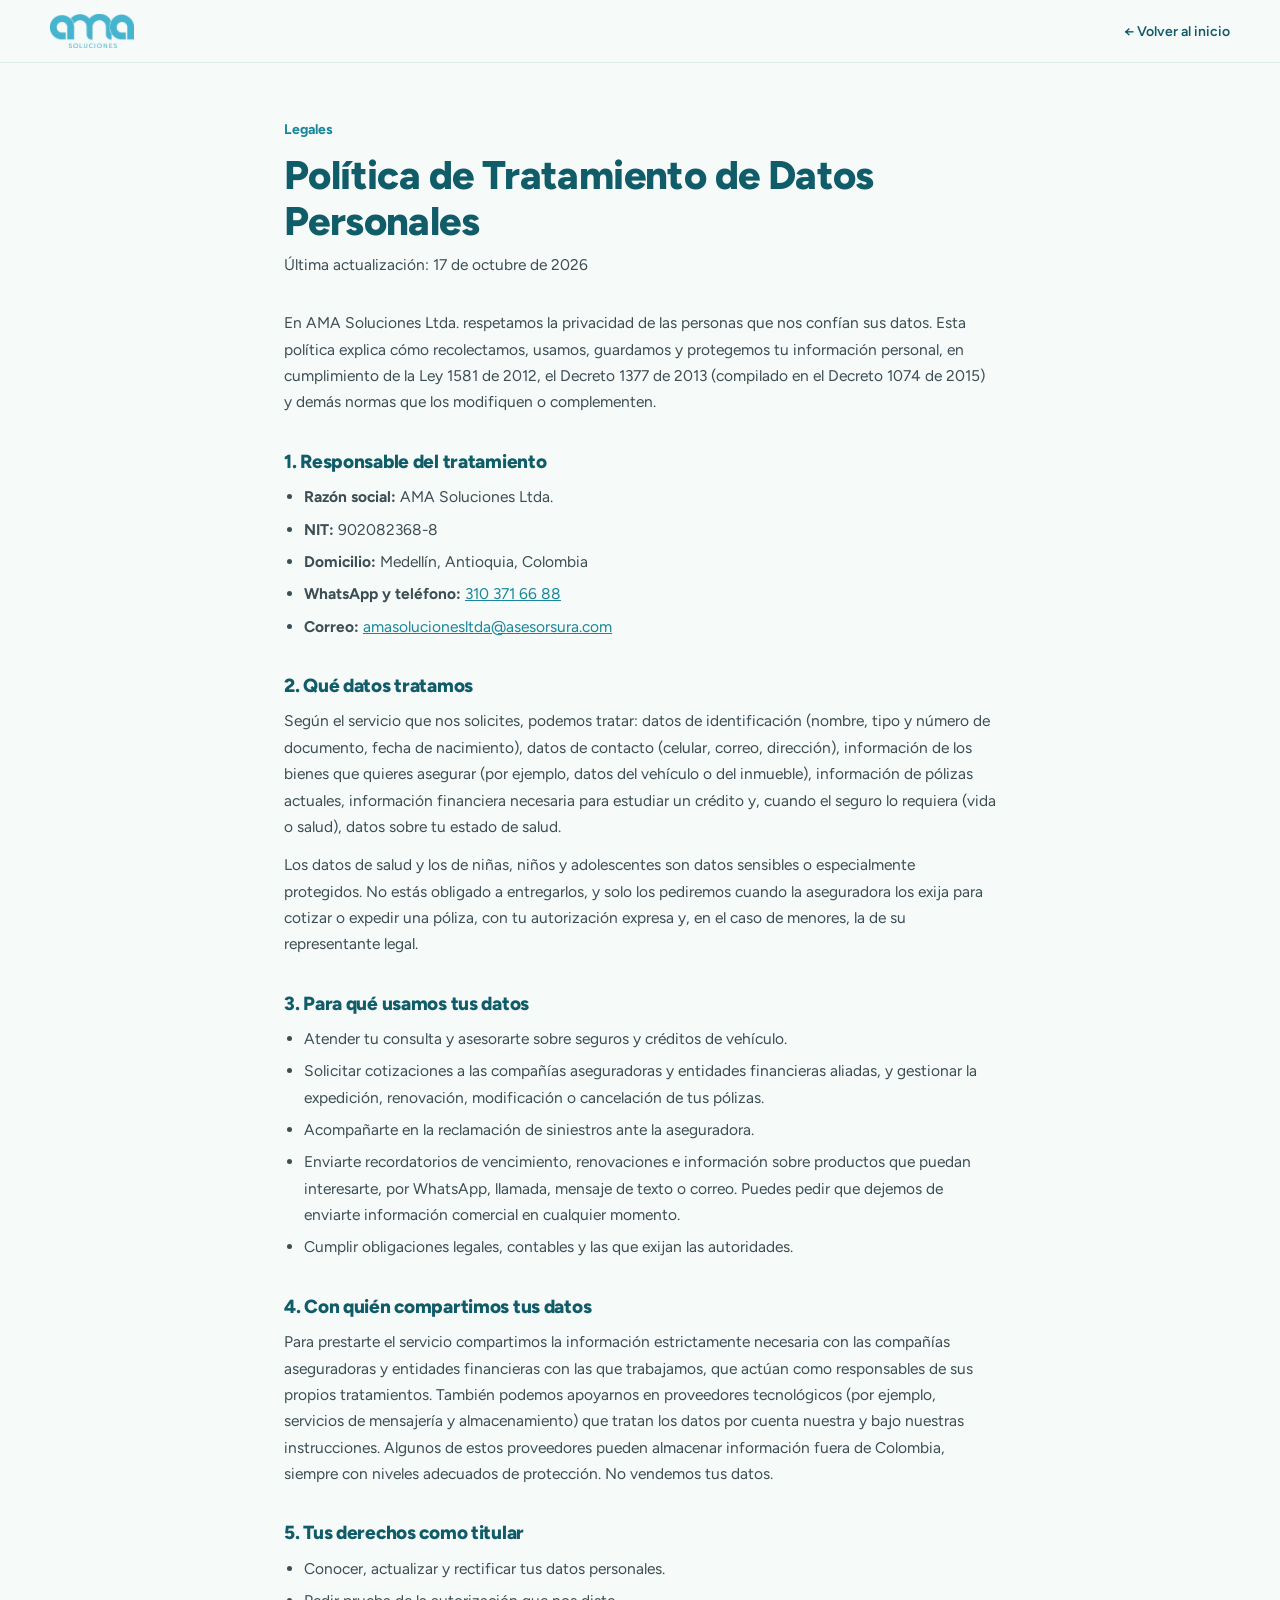
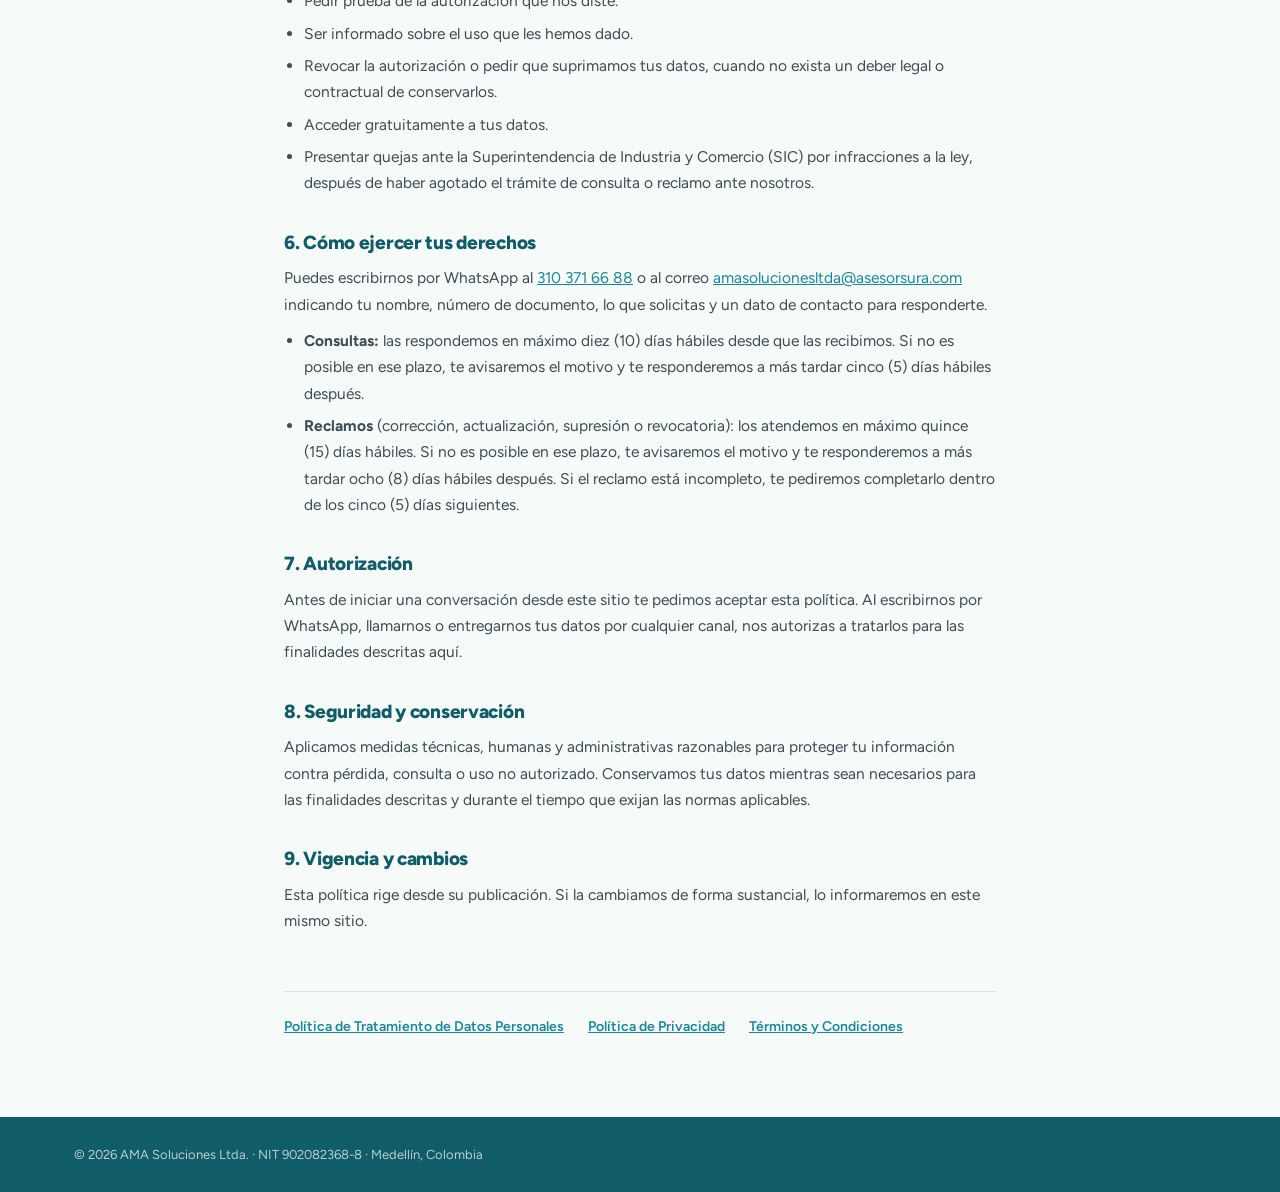
<file: politica-de-datos.html>
<!doctype html>
<html lang="es">
<head>
<meta charset="UTF-8">
<meta name="viewport" content="width=device-width, initial-scale=1">
<title>Política de Tratamiento de Datos Personales — AMA Soluciones</title>
<meta name="description" content="Cómo AMA Soluciones Ltda. trata tus datos personales conforme a la Ley 1581 de 2012.">
<link rel="icon" href="favicon.ico" sizes="any">
<link rel="icon" href="assets/favicon.svg" type="image/svg+xml">
<link rel="apple-touch-icon" href="assets/apple-touch-icon.png">
<meta name="theme-color" content="#198799">
<link rel="preconnect" href="https://fonts.googleapis.com">
<link rel="preconnect" href="https://fonts.gstatic.com" crossorigin>
<link href="https://fonts.googleapis.com/css2?family=Figtree:wght@400;500;600;700;800;900&display=swap" rel="stylesheet">
<link rel="stylesheet" href="styles.css">
</head>
<body>
<header class="site-header">
  <div class="container header-inner">
    <a href="index.html" class="brand-logo" aria-label="AMA Soluciones — inicio">
      <img src="assets/logos/logo-completo-color.png" alt="AMA Soluciones">
    </a>
    <a class="legal-back" href="index.html">← Volver al inicio</a>
  </div>
</header>
<main class="legal">
  <div class="container legal-inner">
    <span class="section-kicker">Legales</span>
    <h1>Política de Tratamiento de Datos Personales</h1>
    <p class="legal-updated">Última actualización: 17 de octubre de 2026</p>
    <p>En AMA Soluciones Ltda. respetamos la privacidad de las personas que nos confían sus datos. Esta política explica cómo recolectamos, usamos, guardamos y protegemos tu información personal, en cumplimiento de la Ley 1581 de 2012, el Decreto 1377 de 2013 (compilado en el Decreto 1074 de 2015) y demás normas que los modifiquen o complementen.</p>

    <h2>1. Responsable del tratamiento</h2>
    <ul>
      <li><strong>Razón social:</strong> AMA Soluciones Ltda.</li>
      <li><strong>NIT:</strong> 902082368-8</li>
      <li><strong>Domicilio:</strong> Medellín, Antioquia, Colombia</li>
      <li><strong>WhatsApp y teléfono:</strong> <a href="https://wa.me/573103716688">310 371 66 88</a></li>
      <li><strong>Correo:</strong> <a href="mailto:amasolucionesltda@asesorsura.com">amasolucionesltda@asesorsura.com</a></li>
    </ul>

    <h2>2. Qué datos tratamos</h2>
    <p>Según el servicio que nos solicites, podemos tratar: datos de identificación (nombre, tipo y número de documento, fecha de nacimiento), datos de contacto (celular, correo, dirección), información de los bienes que quieres asegurar (por ejemplo, datos del vehículo o del inmueble), información de pólizas actuales, información financiera necesaria para estudiar un crédito y, cuando el seguro lo requiera (vida o salud), datos sobre tu estado de salud.</p>
    <p>Los datos de salud y los de niñas, niños y adolescentes son datos sensibles o especialmente protegidos. No estás obligado a entregarlos, y solo los pediremos cuando la aseguradora los exija para cotizar o expedir una póliza, con tu autorización expresa y, en el caso de menores, la de su representante legal.</p>

    <h2>3. Para qué usamos tus datos</h2>
    <ul>
      <li>Atender tu consulta y asesorarte sobre seguros y créditos de vehículo.</li>
      <li>Solicitar cotizaciones a las compañías aseguradoras y entidades financieras aliadas, y gestionar la expedición, renovación, modificación o cancelación de tus pólizas.</li>
      <li>Acompañarte en la reclamación de siniestros ante la aseguradora.</li>
      <li>Enviarte recordatorios de vencimiento, renovaciones e información sobre productos que puedan interesarte, por WhatsApp, llamada, mensaje de texto o correo. Puedes pedir que dejemos de enviarte información comercial en cualquier momento.</li>
      <li>Cumplir obligaciones legales, contables y las que exijan las autoridades.</li>
    </ul>

    <h2>4. Con quién compartimos tus datos</h2>
    <p>Para prestarte el servicio compartimos la información estrictamente necesaria con las compañías aseguradoras y entidades financieras con las que trabajamos, que actúan como responsables de sus propios tratamientos. También podemos apoyarnos en proveedores tecnológicos (por ejemplo, servicios de mensajería y almacenamiento) que tratan los datos por cuenta nuestra y bajo nuestras instrucciones. Algunos de estos proveedores pueden almacenar información fuera de Colombia, siempre con niveles adecuados de protección. No vendemos tus datos.</p>

    <h2>5. Tus derechos como titular</h2>
    <ul>
      <li>Conocer, actualizar y rectificar tus datos personales.</li>
      <li>Pedir prueba de la autorización que nos diste.</li>
      <li>Ser informado sobre el uso que les hemos dado.</li>
      <li>Revocar la autorización o pedir que suprimamos tus datos, cuando no exista un deber legal o contractual de conservarlos.</li>
      <li>Acceder gratuitamente a tus datos.</li>
      <li>Presentar quejas ante la Superintendencia de Industria y Comercio (SIC) por infracciones a la ley, después de haber agotado el trámite de consulta o reclamo ante nosotros.</li>
    </ul>

    <h2>6. Cómo ejercer tus derechos</h2>
    <p>Puedes escribirnos por WhatsApp al <a href="https://wa.me/573103716688">310 371 66 88</a> o al correo <a href="mailto:amasolucionesltda@asesorsura.com">amasolucionesltda@asesorsura.com</a> indicando tu nombre, número de documento, lo que solicitas y un dato de contacto para responderte.</p>
    <ul>
      <li><strong>Consultas:</strong> las respondemos en máximo diez (10) días hábiles desde que las recibimos. Si no es posible en ese plazo, te avisaremos el motivo y te responderemos a más tardar cinco (5) días hábiles después.</li>
      <li><strong>Reclamos</strong> (corrección, actualización, supresión o revocatoria): los atendemos en máximo quince (15) días hábiles. Si no es posible en ese plazo, te avisaremos el motivo y te responderemos a más tardar ocho (8) días hábiles después. Si el reclamo está incompleto, te pediremos completarlo dentro de los cinco (5) días siguientes.</li>
    </ul>

    <h2>7. Autorización</h2>
    <p>Antes de iniciar una conversación desde este sitio te pedimos aceptar esta política. Al escribirnos por WhatsApp, llamarnos o entregarnos tus datos por cualquier canal, nos autorizas a tratarlos para las finalidades descritas aquí.</p>

    <h2>8. Seguridad y conservación</h2>
    <p>Aplicamos medidas técnicas, humanas y administrativas razonables para proteger tu información contra pérdida, consulta o uso no autorizado. Conservamos tus datos mientras sean necesarios para las finalidades descritas y durante el tiempo que exijan las normas aplicables.</p>

    <h2>9. Vigencia y cambios</h2>
    <p>Esta política rige desde su publicación. Si la cambiamos de forma sustancial, lo informaremos en este mismo sitio.</p>

    <nav class="legal-nav" aria-label="Documentos legales">
      <a href="politica-de-datos.html">Política de Tratamiento de Datos Personales</a>
      <a href="privacidad.html">Política de Privacidad</a>
      <a href="terminos.html">Términos y Condiciones</a>
    </nav>
  </div>
</main>
<footer class="site-footer legal-footer">
  <div class="container">
    <p>© 2026 AMA Soluciones Ltda. · NIT 902082368-8 · Medellín, Colombia</p>
  </div>
</footer>
</body>
</html>
</file>
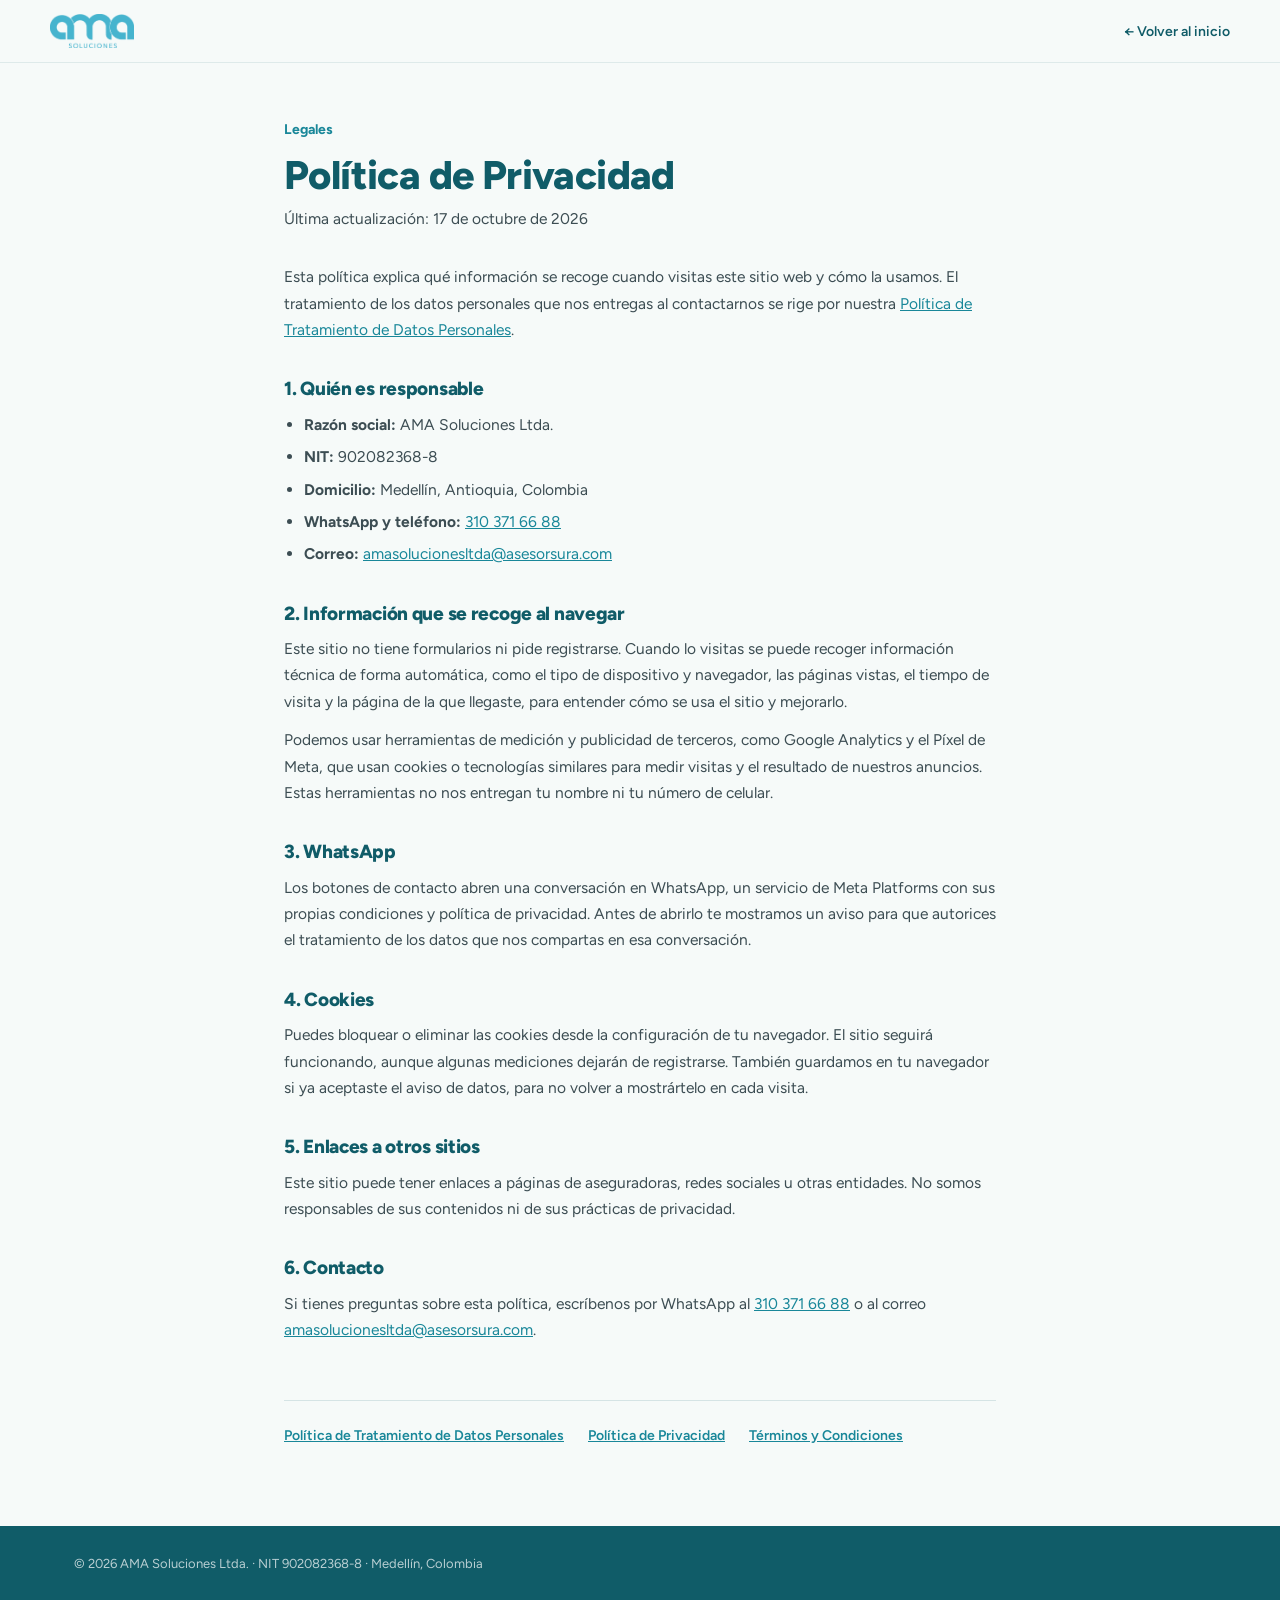
<file: privacidad.html>
<!doctype html>
<html lang="es">
<head>
<meta charset="UTF-8">
<meta name="viewport" content="width=device-width, initial-scale=1">
<title>Política de Privacidad — AMA Soluciones</title>
<meta name="description" content="Qué información recoge el sitio web de AMA Soluciones y cómo se usa.">
<link rel="icon" href="favicon.ico" sizes="any">
<link rel="icon" href="assets/favicon.svg" type="image/svg+xml">
<link rel="apple-touch-icon" href="assets/apple-touch-icon.png">
<meta name="theme-color" content="#198799">
<link rel="preconnect" href="https://fonts.googleapis.com">
<link rel="preconnect" href="https://fonts.gstatic.com" crossorigin>
<link href="https://fonts.googleapis.com/css2?family=Figtree:wght@400;500;600;700;800;900&display=swap" rel="stylesheet">
<link rel="stylesheet" href="styles.css">
</head>
<body>
<header class="site-header">
  <div class="container header-inner">
    <a href="index.html" class="brand-logo" aria-label="AMA Soluciones — inicio">
      <img src="assets/logos/logo-completo-color.png" alt="AMA Soluciones">
    </a>
    <a class="legal-back" href="index.html">← Volver al inicio</a>
  </div>
</header>
<main class="legal">
  <div class="container legal-inner">
    <span class="section-kicker">Legales</span>
    <h1>Política de Privacidad</h1>
    <p class="legal-updated">Última actualización: 17 de octubre de 2026</p>
    <p>Esta política explica qué información se recoge cuando visitas este sitio web y cómo la usamos. El tratamiento de los datos personales que nos entregas al contactarnos se rige por nuestra <a href="politica-de-datos.html">Política de Tratamiento de Datos Personales</a>.</p>

    <h2>1. Quién es responsable</h2>
    <ul>
      <li><strong>Razón social:</strong> AMA Soluciones Ltda.</li>
      <li><strong>NIT:</strong> 902082368-8</li>
      <li><strong>Domicilio:</strong> Medellín, Antioquia, Colombia</li>
      <li><strong>WhatsApp y teléfono:</strong> <a href="https://wa.me/573103716688">310 371 66 88</a></li>
      <li><strong>Correo:</strong> <a href="mailto:amasolucionesltda@asesorsura.com">amasolucionesltda@asesorsura.com</a></li>
    </ul>

    <h2>2. Información que se recoge al navegar</h2>
    <p>Este sitio no tiene formularios ni pide registrarse. Cuando lo visitas se puede recoger información técnica de forma automática, como el tipo de dispositivo y navegador, las páginas vistas, el tiempo de visita y la página de la que llegaste, para entender cómo se usa el sitio y mejorarlo.</p>
    <p>Podemos usar herramientas de medición y publicidad de terceros, como Google Analytics y el Píxel de Meta, que usan cookies o tecnologías similares para medir visitas y el resultado de nuestros anuncios. Estas herramientas no nos entregan tu nombre ni tu número de celular.</p>

    <h2>3. WhatsApp</h2>
    <p>Los botones de contacto abren una conversación en WhatsApp, un servicio de Meta Platforms con sus propias condiciones y política de privacidad. Antes de abrirlo te mostramos un aviso para que autorices el tratamiento de los datos que nos compartas en esa conversación.</p>

    <h2>4. Cookies</h2>
    <p>Puedes bloquear o eliminar las cookies desde la configuración de tu navegador. El sitio seguirá funcionando, aunque algunas mediciones dejarán de registrarse. También guardamos en tu navegador si ya aceptaste el aviso de datos, para no volver a mostrártelo en cada visita.</p>

    <h2>5. Enlaces a otros sitios</h2>
    <p>Este sitio puede tener enlaces a páginas de aseguradoras, redes sociales u otras entidades. No somos responsables de sus contenidos ni de sus prácticas de privacidad.</p>

    <h2>6. Contacto</h2>
    <p>Si tienes preguntas sobre esta política, escríbenos por WhatsApp al <a href="https://wa.me/573103716688">310 371 66 88</a> o al correo <a href="mailto:amasolucionesltda@asesorsura.com">amasolucionesltda@asesorsura.com</a>.</p>

    <nav class="legal-nav" aria-label="Documentos legales">
      <a href="politica-de-datos.html">Política de Tratamiento de Datos Personales</a>
      <a href="privacidad.html">Política de Privacidad</a>
      <a href="terminos.html">Términos y Condiciones</a>
    </nav>
  </div>
</main>
<footer class="site-footer legal-footer">
  <div class="container">
    <p>© 2026 AMA Soluciones Ltda. · NIT 902082368-8 · Medellín, Colombia</p>
  </div>
</footer>
</body>
</html>
</file>
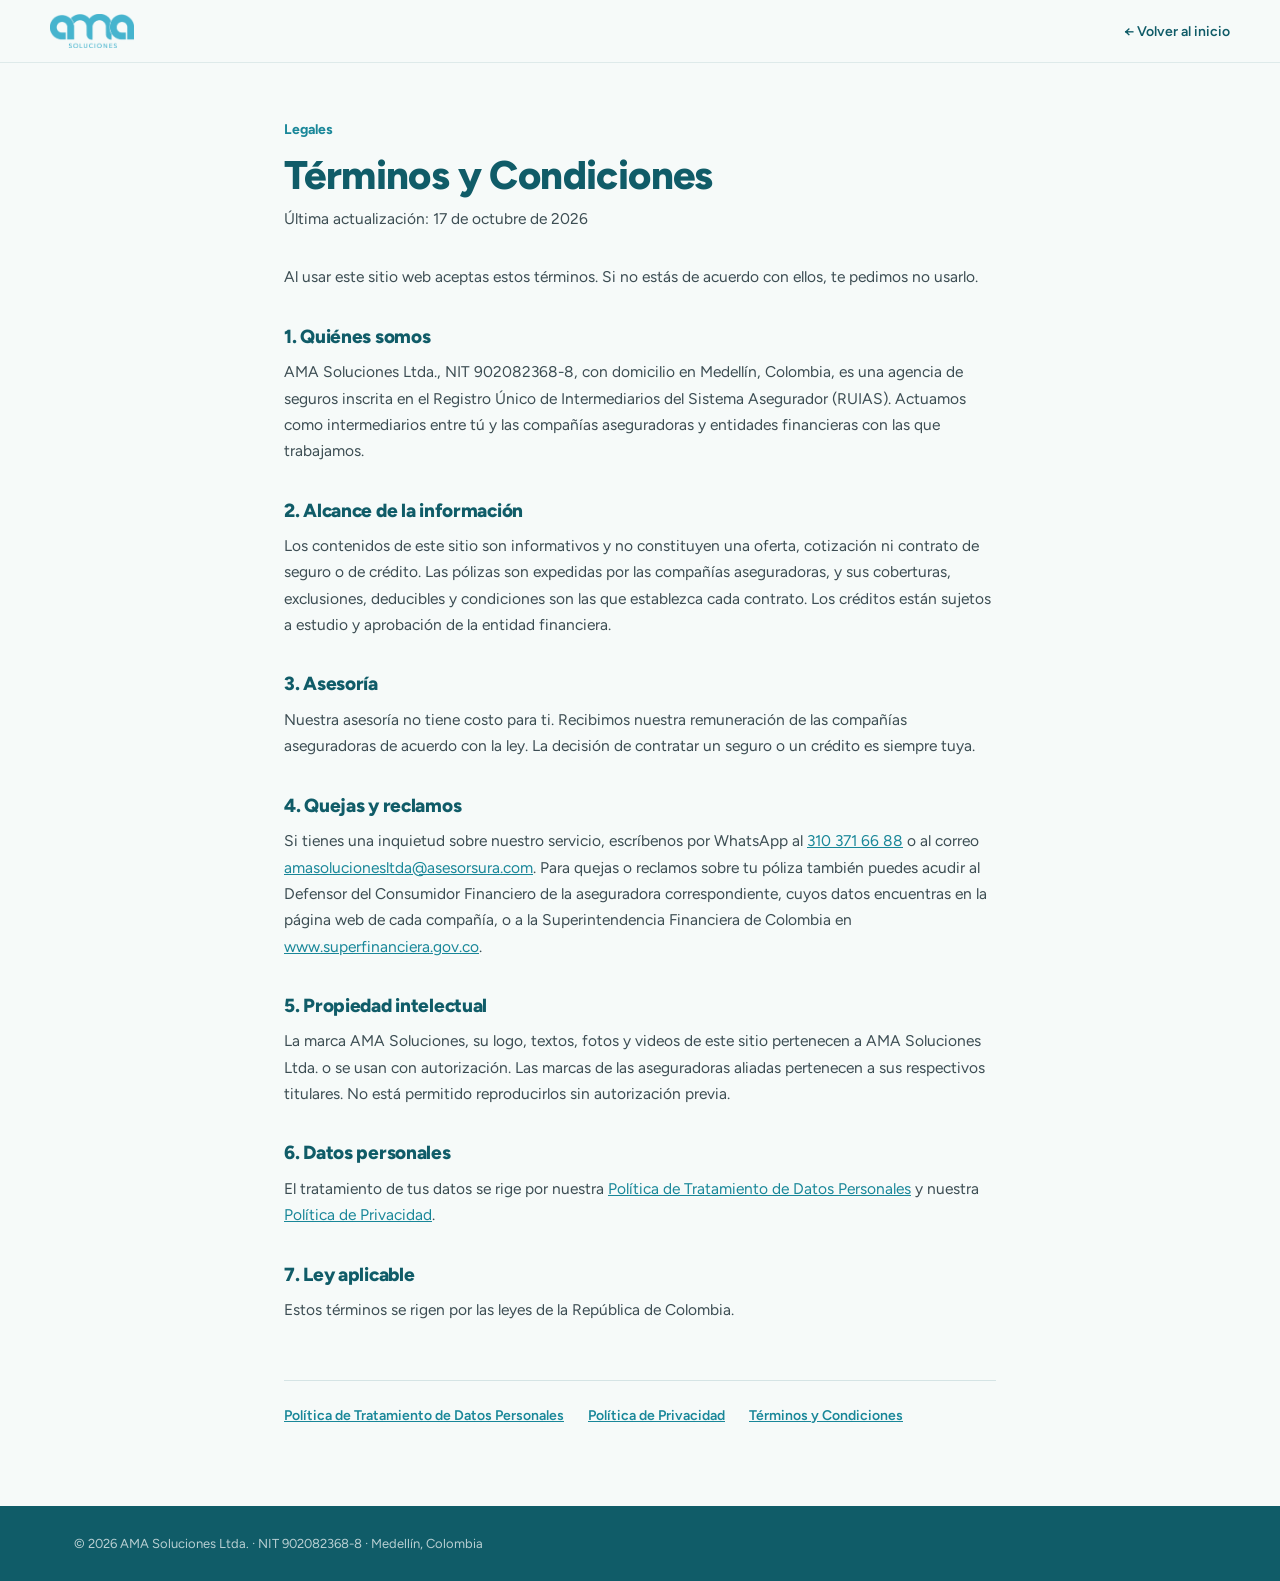
<file: terminos.html>
<!doctype html>
<html lang="es">
<head>
<meta charset="UTF-8">
<meta name="viewport" content="width=device-width, initial-scale=1">
<title>Términos y Condiciones — AMA Soluciones</title>
<meta name="description" content="Términos de uso del sitio web de AMA Soluciones Ltda.">
<link rel="icon" href="favicon.ico" sizes="any">
<link rel="icon" href="assets/favicon.svg" type="image/svg+xml">
<link rel="apple-touch-icon" href="assets/apple-touch-icon.png">
<meta name="theme-color" content="#198799">
<link rel="preconnect" href="https://fonts.googleapis.com">
<link rel="preconnect" href="https://fonts.gstatic.com" crossorigin>
<link href="https://fonts.googleapis.com/css2?family=Figtree:wght@400;500;600;700;800;900&display=swap" rel="stylesheet">
<link rel="stylesheet" href="styles.css">
</head>
<body>
<header class="site-header">
  <div class="container header-inner">
    <a href="index.html" class="brand-logo" aria-label="AMA Soluciones — inicio">
      <img src="assets/logos/logo-completo-color.png" alt="AMA Soluciones">
    </a>
    <a class="legal-back" href="index.html">← Volver al inicio</a>
  </div>
</header>
<main class="legal">
  <div class="container legal-inner">
    <span class="section-kicker">Legales</span>
    <h1>Términos y Condiciones</h1>
    <p class="legal-updated">Última actualización: 17 de octubre de 2026</p>
    <p>Al usar este sitio web aceptas estos términos. Si no estás de acuerdo con ellos, te pedimos no usarlo.</p>

    <h2>1. Quiénes somos</h2>
    <p>AMA Soluciones Ltda., NIT 902082368-8, con domicilio en Medellín, Colombia, es una agencia de seguros inscrita en el Registro Único de Intermediarios del Sistema Asegurador (RUIAS). Actuamos como intermediarios entre tú y las compañías aseguradoras y entidades financieras con las que trabajamos.</p>

    <h2>2. Alcance de la información</h2>
    <p>Los contenidos de este sitio son informativos y no constituyen una oferta, cotización ni contrato de seguro o de crédito. Las pólizas son expedidas por las compañías aseguradoras, y sus coberturas, exclusiones, deducibles y condiciones son las que establezca cada contrato. Los créditos están sujetos a estudio y aprobación de la entidad financiera.</p>

    <h2>3. Asesoría</h2>
    <p>Nuestra asesoría no tiene costo para ti. Recibimos nuestra remuneración de las compañías aseguradoras de acuerdo con la ley. La decisión de contratar un seguro o un crédito es siempre tuya.</p>

    <h2>4. Quejas y reclamos</h2>
    <p>Si tienes una inquietud sobre nuestro servicio, escríbenos por WhatsApp al <a href="https://wa.me/573103716688">310 371 66 88</a> o al correo <a href="mailto:amasolucionesltda@asesorsura.com">amasolucionesltda@asesorsura.com</a>. Para quejas o reclamos sobre tu póliza también puedes acudir al Defensor del Consumidor Financiero de la aseguradora correspondiente, cuyos datos encuentras en la página web de cada compañía, o a la Superintendencia Financiera de Colombia en <a href="https://www.superfinanciera.gov.co" target="_blank" rel="noopener">www.superfinanciera.gov.co</a>.</p>

    <h2>5. Propiedad intelectual</h2>
    <p>La marca AMA Soluciones, su logo, textos, fotos y videos de este sitio pertenecen a AMA Soluciones Ltda. o se usan con autorización. Las marcas de las aseguradoras aliadas pertenecen a sus respectivos titulares. No está permitido reproducirlos sin autorización previa.</p>

    <h2>6. Datos personales</h2>
    <p>El tratamiento de tus datos se rige por nuestra <a href="politica-de-datos.html">Política de Tratamiento de Datos Personales</a> y nuestra <a href="privacidad.html">Política de Privacidad</a>.</p>

    <h2>7. Ley aplicable</h2>
    <p>Estos términos se rigen por las leyes de la República de Colombia.</p>

    <nav class="legal-nav" aria-label="Documentos legales">
      <a href="politica-de-datos.html">Política de Tratamiento de Datos Personales</a>
      <a href="privacidad.html">Política de Privacidad</a>
      <a href="terminos.html">Términos y Condiciones</a>
    </nav>
  </div>
</main>
<footer class="site-footer legal-footer">
  <div class="container">
    <p>© 2026 AMA Soluciones Ltda. · NIT 902082368-8 · Medellín, Colombia</p>
  </div>
</footer>
</body>
</html>
</file>
<file: styles.css>
/* ===================================================================
   AMA Soluciones — tokens
   =================================================================== */
:root {
  --ink: #0e2229;
  --teal-900: #105c68;
  --teal-700: #198799;
  --teal-600: #1a95a8;
  --teal-500: #46b4ce;
  --teal-300: #88bbd8;
  --teal-100: #e4f1f3;
  --paper: #f6faf9;
  --white: #ffffff;
  --wa-green: #25d366;

  --serif: "Figtree", -apple-system, "Segoe UI", sans-serif; /* nombre de variable heredado del patrón de otros sitios; aquí es la única familia */
  --sans: "Figtree", -apple-system, "Segoe UI", sans-serif;

  --container: 1180px;
  --radius-lg: 28px;
  --radius-md: 18px;
  --radius-sm: 12px;
}

* { box-sizing: border-box; }
html { scroll-behavior: smooth; }
@media (prefers-reduced-motion: reduce) {
  html { scroll-behavior: auto; }
  *, *::before, *::after { animation-duration: 0.01ms !important; transition-duration: 0.01ms !important; }
}

body {
  margin: 0;
  font-family: var(--sans);
  color: var(--ink);
  background: var(--paper);
  -webkit-font-smoothing: antialiased;
  line-height: 1.5;
}

img { max-width: 100%; display: block; }

a { color: inherit; }

.container {
  max-width: var(--container);
  margin: 0 auto;
  padding: 0 24px;
}

h1, h2, h3 {
  font-family: var(--serif);
  font-weight: 800;
  line-height: 1.08;
  letter-spacing: -0.015em;
  margin: 0;
}

p { margin: 0; }

.visually-hidden {
  position: absolute; width: 1px; height: 1px; overflow: hidden;
  clip: rect(0 0 0 0); white-space: nowrap;
}

:focus-visible {
  outline: 3px solid var(--teal-500);
  outline-offset: 3px;
}

/* ===================================================================
   Header
   =================================================================== */
.site-header {
  position: sticky;
  top: 0;
  z-index: 50;
  background: color-mix(in srgb, var(--paper) 88%, transparent);
  -webkit-backdrop-filter: blur(10px);
  backdrop-filter: blur(10px);
  border-bottom: 1px solid color-mix(in srgb, var(--teal-900) 10%, transparent);
}

.header-inner {
  display: flex;
  align-items: center;
  justify-content: space-between;
  gap: 24px;
  padding: 14px 0;
}

.brand-logo { height: 34px; width: auto; }
.brand-logo img { height: 100%; width: auto; display: block; }

.main-nav { display: none; }
.main-nav ul { display: flex; gap: 28px; list-style: none; margin: 0; padding: 0; }
.main-nav a {
  text-decoration: none;
  font-size: 15px;
  font-weight: 600;
  color: var(--teal-900);
  opacity: 0.75;
  transition: opacity 0.2s ease;
}
.main-nav a:hover { opacity: 1; }

@media (min-width: 900px) {
  .main-nav { display: block; }
}

.header-cta {
  display: inline-flex;
  align-items: center;
  gap: 8px;
  background: var(--teal-700);
  color: var(--white);
  font-weight: 700;
  font-size: 14px;
  padding: 11px 20px;
  border-radius: 999px;
  text-decoration: none;
  white-space: nowrap;
  transition: background 0.2s ease, transform 0.2s ease;
}
.header-cta:hover { background: var(--teal-900); transform: translateY(-1px); }
.header-cta svg { width: 16px; height: 16px; flex: none; }
/* En móvil el logo + "Hablemos" + el botón de menú competían por los mismos
   ~24px de padding del header y quedaban pegados a las esquinas. El botón
   flotante de WhatsApp ya cubre esa acción, así que aquí se oculta. */
@media (max-width: 760px) {
  .header-cta { display: none; }
}

/* ===================================================================
   Botones / pills reutilizables
   =================================================================== */
.btn {
  display: inline-flex;
  align-items: center;
  gap: 10px;
  padding: 15px 28px;
  border-radius: 999px;
  font-weight: 700;
  font-size: 16px;
  text-decoration: none;
  border: none;
  cursor: pointer;
  transition: background 0.2s ease, transform 0.2s ease, box-shadow 0.2s ease;
}
.btn svg { width: 18px; height: 18px; flex: none; }
.btn-primary { background: var(--teal-700); color: var(--white); }
.btn-primary:hover { background: var(--teal-900); transform: translateY(-1px); }
.btn-on-dark { background: var(--white); color: var(--teal-900); }
.btn-on-dark:hover { background: var(--teal-100); transform: translateY(-1px); }

.wa-pill {
  display: inline-flex;
  align-items: center;
  gap: 8px;
  font-size: 13.5px;
  font-weight: 700;
  color: var(--teal-900);
  background: var(--white);
  border: 1.5px solid color-mix(in srgb, var(--teal-900) 18%, transparent);
  padding: 9px 16px 9px 12px;
  border-radius: 999px;
  text-decoration: none;
  white-space: nowrap;
  transition: border-color 0.2s ease, background 0.2s ease, transform 0.2s ease;
}
.wa-pill svg { width: 15px; height: 15px; flex: none; color: var(--wa-green); }
.wa-pill:hover { border-color: var(--teal-700); background: var(--teal-100); transform: translateY(-1px); }
.cat--light .wa-pill,
.cat--mid .wa-pill { background: var(--white); }
.cat--dark .wa-pill {
  background: color-mix(in srgb, var(--white) 14%, transparent);
  border-color: color-mix(in srgb, var(--white) 32%, transparent);
  color: var(--white);
}
.cat--dark .wa-pill:hover { background: color-mix(in srgb, var(--white) 22%, transparent); }

/* ===================================================================
   Motivo gráfico: corazón del isotipo (único elemento decorativo recurrente)
   =================================================================== */
.heart-mark {
  position: absolute;
  pointer-events: none;
  z-index: 0;
}
.heart-mark svg { width: 100%; height: 100%; display: block; }

/* ===================================================================
   Hero
   =================================================================== */
.hero {
  position: relative;
  overflow: hidden;
  padding: 72px 0 96px;
}
.hero .heart-mark {
  top: -8%;
  right: -12%;
  width: min(62vw, 760px);
  aspect-ratio: 898 / 844;
  opacity: 0.22;
  color: var(--teal-300);
}
.hero-grid {
  position: relative;
  z-index: 1;
  display: grid;
  gap: 44px;
  align-items: center;
}
@media (min-width: 900px) {
  .hero-grid { grid-template-columns: 1.05fr 0.8fr; }
}

.hero-inner {
  max-width: 620px;
}

.hero-media { justify-self: start; }
@media (min-width: 900px) { .hero-media { justify-self: end; } }

/* ---- Tarjeta de video reutilizable (hero, nosotros, portafolio, crédito) ---- */
.video-card {
  position: relative;
  width: 100%;
  max-width: 300px;
  border-radius: var(--radius-lg);
  overflow: hidden;
  box-shadow: 0 24px 48px -16px color-mix(in srgb, var(--teal-900) 35%, transparent);
}
.video-card video {
  display: block;
  width: 100%;
  aspect-ratio: 3 / 4;
  object-fit: cover;
  background: var(--teal-900);
}
.video-card-tag {
  position: absolute;
  left: 14px;
  top: 14px;
  z-index: 2;
  background: color-mix(in srgb, var(--teal-900) 72%, transparent);
  color: var(--white);
  font-size: 12.5px;
  font-weight: 700;
  padding: 7px 13px;
  border-radius: 999px;
  pointer-events: none;
  -webkit-backdrop-filter: blur(4px);
  backdrop-filter: blur(4px);
}
.hero-kicker {
  display: inline-block;
  font-size: 15px;
  font-weight: 700;
  color: var(--teal-700);
  margin-bottom: 18px;
}
.hero h1 {
  font-size: clamp(42px, 6.4vw, 72px);
  color: var(--teal-900);
  margin-bottom: 22px;
}
.hero-sub {
  font-size: 18px;
  line-height: 1.6;
  color: color-mix(in srgb, var(--ink) 78%, transparent);
  max-width: 50ch;
  margin-bottom: 34px;
}
.hero-trust {
  display: flex;
  align-items: center;
  gap: 14px;
  margin-top: 40px;
  font-size: 14px;
  color: color-mix(in srgb, var(--ink) 65%, transparent);
}
.hero-trust .dot { width: 6px; height: 6px; border-radius: 50%; background: var(--teal-500); flex: none; }

@media (max-width: 760px) {
  .hero { padding: 48px 0 64px; }
  .hero .heart-mark { top: -4%; right: -30%; width: 86vw; opacity: 0.16; }
}

/* ===================================================================
   ¿Por qué elegirnos?
   =================================================================== */
.why { padding: 96px 0; }
.section-head { max-width: 640px; margin-bottom: 56px; }
.section-kicker {
  font-size: 14px;
  font-weight: 700;
  color: var(--teal-700);
  margin-bottom: 12px;
  display: block;
}
.section-head h2 {
  font-size: clamp(30px, 4vw, 42px);
  color: var(--teal-900);
  margin-bottom: 14px;
}
.section-head p {
  font-size: 17px;
  color: color-mix(in srgb, var(--ink) 72%, transparent);
  max-width: 54ch;
}

.why-list {
  display: grid;
  grid-template-columns: 1fr;
  gap: 0;
  border-top: 1px solid color-mix(in srgb, var(--teal-900) 14%, transparent);
}
.why-item {
  display: grid;
  grid-template-columns: 48px 1fr;
  gap: 20px;
  padding: 30px 0;
  border-bottom: 1px solid color-mix(in srgb, var(--teal-900) 14%, transparent);
}
.why-item .mini-heart { width: 30px; height: 28px; color: var(--teal-700); flex: none; margin-top: 2px; }
.why-item h3 {
  font-size: 18px;
  font-weight: 700;
  color: var(--teal-900);
  margin-bottom: 8px;
}
.why-item p {
  font-size: 15.5px;
  color: color-mix(in srgb, var(--ink) 75%, transparent);
  max-width: 58ch;
}

@media (min-width: 860px) {
  .why-list { grid-template-columns: 1fr 1fr; column-gap: 48px; border-top: none; }
  .why-item { border-top: 1px solid color-mix(in srgb, var(--teal-900) 14%, transparent); }
  .why-item:nth-last-child(-n+1) { border-bottom: none; }
}

/* ===================================================================
   Portafolio — bandas de color por categoría de vida
   =================================================================== */
.portfolio { padding-top: 96px; }
.portfolio .section-head { padding: 0 24px; max-width: var(--container); margin: 0 auto 48px; }

.cat { position: relative; overflow: hidden; }
.cat-inner {
  max-width: var(--container);
  margin: 0 auto;
  padding: 64px 24px;
  display: grid;
  gap: 36px;
}
.cat-label-col {
  display: flex;
  flex-direction: column;
  gap: 22px;
}
.cat-label {
  display: flex;
  align-items: center;
  gap: 14px;
}
.cat-video { max-width: 240px; box-shadow: 0 18px 36px -14px rgba(0, 0, 0, 0.3); }
.cat-label .mini-heart { width: 26px; height: 26px; flex: none; }
.cat-label h3 {
  font-size: clamp(24px, 3vw, 30px);
  font-weight: 800;
}
.cat-products {
  display: grid;
  grid-template-columns: 1fr;
}
.cat-product {
  display: grid;
  grid-template-columns: 1fr auto;
  align-items: start;
  gap: 18px 24px;
  padding: 22px 0;
  border-bottom: 1px solid;
}
.cat-product:last-child { border-bottom: none; }
.cat-product h4 { font-size: 16.5px; font-weight: 700; margin-bottom: 6px; }
.cat-product p { font-size: 14.5px; line-height: 1.55; max-width: 48ch; }
.cat-product .wa-pill { margin-top: 2px; }

@media (min-width: 700px) {
  .cat-inner { grid-template-columns: 240px 1fr; align-items: start; padding: 72px 24px; }
  .cat-product { grid-template-columns: 1fr auto; }
}

.cat--light {
  background: var(--teal-100);
  color: var(--teal-900);
}
.cat--light .cat-product { border-color: color-mix(in srgb, var(--teal-900) 14%, transparent); }
.cat--light p { color: color-mix(in srgb, var(--teal-900) 78%, transparent); }

.cat--mid {
  background: var(--teal-300);
  color: var(--teal-900);
}
.cat--mid .cat-product { border-color: color-mix(in srgb, var(--teal-900) 16%, transparent); }
.cat--mid p { color: color-mix(in srgb, var(--teal-900) 82%, transparent); }

.cat--dark {
  background: var(--teal-900);
  color: var(--white);
}
.cat--dark .cat-product { border-color: color-mix(in srgb, var(--white) 20%, transparent); }
.cat--dark p { color: color-mix(in srgb, var(--white) 82%, transparent); }

.cat .heart-mark { opacity: 0.12; }
.cat--light .heart-mark, .cat--mid .heart-mark { color: var(--teal-900); }
.cat--dark .heart-mark { color: var(--white); }

.portfolio-cta {
  display: flex;
  justify-content: center;
  padding: 56px 24px 0;
}

/* ===================================================================
   Crédito de vehículo
   =================================================================== */
.credito { padding: 96px 0; position: relative; overflow: hidden; }
.credito-grid {
  position: relative;
  z-index: 1;
  display: grid;
  gap: 44px;
  align-items: center;
}
@media (min-width: 860px) {
  .credito-grid { grid-template-columns: 1.1fr 0.7fr; }
  .credito-media { justify-self: end; }
}
.credito-inner {
  max-width: 560px;
}
.credito .heart-mark {
  bottom: -18%;
  left: -14%;
  width: min(48vw, 560px);
  opacity: 0.1;
  color: var(--teal-900);
}
.credito h2 { font-size: clamp(28px, 3.8vw, 40px); color: var(--teal-900); margin-bottom: 18px; }
.credito p.lead {
  font-size: 17px;
  color: color-mix(in srgb, var(--ink) 78%, transparent);
  max-width: 56ch;
  margin-bottom: 20px;
}
.fine-print {
  font-size: 13px;
  color: color-mix(in srgb, var(--ink) 55%, transparent);
  margin-bottom: 30px;
}

/* ===================================================================
   Sobre nosotros
   =================================================================== */
.nosotros { background: var(--teal-900); color: var(--white); padding: 96px 0; }
.nosotros-grid { display: grid; gap: 48px; }
.nosotros h2 { font-size: clamp(30px, 4vw, 42px); margin-bottom: 22px; max-width: 16ch; }
.nosotros p.lead {
  font-size: 17px;
  line-height: 1.65;
  color: color-mix(in srgb, var(--white) 88%, transparent);
  max-width: 60ch;
}
.nosotros .closing {
  margin-top: 24px;
  font-weight: 700;
  font-size: 17px;
}

.nosotros-media { margin-top: 28px; max-width: 260px; box-shadow: 0 20px 44px -16px rgba(0, 0, 0, 0.45); }

.team { display: flex; gap: 20px; margin-top: 40px; flex-wrap: wrap; }
.team-card { display: flex; align-items: center; gap: 14px; }
.team-avatar {
  width: 76px; height: 76px; border-radius: 50%;
  object-fit: cover;
  flex: none;
  border: 2px solid color-mix(in srgb, var(--white) 55%, transparent);
  background: color-mix(in srgb, var(--white) 14%, transparent);
}
.team-name { font-weight: 700; font-size: 15px; }
.team-role { font-size: 13px; color: color-mix(in srgb, var(--white) 72%, transparent); }

@media (min-width: 860px) {
  .nosotros-grid { grid-template-columns: 1fr 1fr; align-items: center; }
}

/* ===================================================================
   Aliados
   =================================================================== */
.aliados { padding: 88px 0; }
.aliados .section-head { margin-bottom: 44px; }
.aliados-row {
  display: flex;
  flex-wrap: wrap;
  gap: 16px 36px;
  align-items: center;
}
.aliado-chip {
  font-family: var(--serif);
  font-weight: 700;
  font-size: 19px;
  color: color-mix(in srgb, var(--teal-900) 62%, transparent);
  letter-spacing: -0.01em;
}

/* ===================================================================
   FAQ
   =================================================================== */
.faq { background: var(--teal-100); padding: 96px 0; }
.faq-list { display: grid; gap: 1px; background: color-mix(in srgb, var(--teal-900) 16%, transparent); max-width: 760px; }
.faq-item {
  background: var(--teal-100);
  padding: 4px 0;
}
.faq-item summary {
  list-style: none;
  cursor: pointer;
  display: flex;
  align-items: center;
  justify-content: space-between;
  gap: 20px;
  padding: 22px 4px;
  font-weight: 700;
  font-size: 16.5px;
  color: var(--teal-900);
}
.faq-item summary::-webkit-details-marker { display: none; }
.faq-item summary .chevron {
  width: 20px; height: 20px; flex: none;
  transition: transform 0.25s ease;
  color: var(--teal-700);
}
.faq-item[open] summary .chevron { transform: rotate(180deg); }
.faq-item .faq-answer {
  padding: 0 4px 24px;
  font-size: 15px;
  line-height: 1.6;
  color: color-mix(in srgb, var(--teal-900) 80%, transparent);
  max-width: 62ch;
}

/* ===================================================================
   Cierre
   =================================================================== */
.cierre {
  position: relative;
  overflow: hidden;
  background: var(--teal-700);
  color: var(--white);
  padding: 100px 0;
  text-align: left;
}
.cierre .heart-mark {
  top: -30%;
  right: -10%;
  width: min(56vw, 640px);
  opacity: 0.14;
  color: var(--white);
}
.cierre-inner { position: relative; z-index: 1; max-width: 600px; }
.cierre h2 { font-size: clamp(30px, 4.2vw, 46px); margin-bottom: 18px; }
.cierre p { font-size: 17px; color: color-mix(in srgb, var(--white) 90%, transparent); max-width: 52ch; margin-bottom: 30px; }

/* ===================================================================
   Footer
   =================================================================== */
.site-footer { background: var(--teal-900); color: var(--white); padding: 64px 0 28px; }
.footer-top {
  display: grid;
  gap: 40px;
  padding-bottom: 44px;
  border-bottom: 1px solid color-mix(in srgb, var(--white) 16%, transparent);
}
.footer-logo { height: 30px; margin-bottom: 8px; }
.footer-logo img { height: 100%; width: auto; }
.footer-cols { display: grid; gap: 32px; grid-template-columns: 1fr; }
.footer-col h5 {
  font-size: 13px;
  font-weight: 700;
  color: color-mix(in srgb, var(--white) 60%, transparent);
  margin: 0 0 12px;
}
.footer-col p, .footer-col a {
  font-size: 14.5px;
  color: color-mix(in srgb, var(--white) 88%, transparent);
  text-decoration: none;
  display: block;
  margin-bottom: 6px;
}
.footer-col a:hover { color: var(--white); text-decoration: underline; }

@media (min-width: 760px) {
  .footer-top { grid-template-columns: 1.2fr 2fr; align-items: start; }
  .footer-cols { grid-template-columns: repeat(3, 1fr); }
}

.footer-bottom {
  padding-top: 24px;
  display: flex;
  flex-wrap: wrap;
  justify-content: space-between;
  gap: 16px;
  font-size: 12.5px;
  color: color-mix(in srgb, var(--white) 55%, transparent);
}
.footer-legal { max-width: 70ch; line-height: 1.6; margin-bottom: 18px; }

.powered-by { display: inline-flex; align-items: center; gap: 8px; opacity: 0.75; transition: opacity 0.2s ease; text-decoration: none; }
.powered-by:hover { opacity: 1; }
.powered-logo { height: 13px; width: auto; }

/* ===================================================================
   Botón flotante de WhatsApp
   =================================================================== */
.wa-float {
  position: fixed;
  right: 20px;
  bottom: 20px;
  z-index: 60;
  width: 58px;
  height: 58px;
  border-radius: 50%;
  background: var(--wa-green);
  display: flex;
  align-items: center;
  justify-content: center;
  box-shadow: 0 10px 24px rgba(16, 92, 104, 0.35);
  opacity: 0;
  transform: scale(0.6) translateY(10px);
  transition: opacity 0.4s ease, transform 0.4s cubic-bezier(.2,.8,.2,1);
  text-decoration: none;
}
.wa-float.is-visible { opacity: 1; transform: scale(1) translateY(0); }
.wa-float svg { width: 28px; height: 28px; color: var(--white); }

/* ===================================================================
   Nav móvil
   =================================================================== */
.nav-toggle {
  display: inline-flex;
  align-items: center;
  justify-content: center;
  width: 40px; height: 40px;
  border-radius: 50%;
  border: 1.5px solid color-mix(in srgb, var(--teal-900) 22%, transparent);
  background: none;
  cursor: pointer;
}
.nav-toggle svg { width: 18px; height: 18px; color: var(--teal-900); }
@media (min-width: 900px) { .nav-toggle { display: none; } }

.mobile-menu {
  display: none;
  flex-direction: column;
  gap: 2px;
  padding: 8px 0 18px;
}
.mobile-menu.is-open { display: flex; }
.mobile-menu a {
  text-decoration: none;
  font-weight: 600;
  font-size: 16px;
  color: var(--teal-900);
  padding: 12px 4px;
  border-bottom: 1px solid color-mix(in srgb, var(--teal-900) 10%, transparent);
}
@media (min-width: 900px) { .mobile-menu { display: none !important; } }

/* ===================================================================
   Ajustes 2026-10-17: aliados con logo, líneas de asistencia,
   WhatsApp de Diana y aviso de datos antes de abrir WhatsApp
   =================================================================== */
.aliados-row { gap: 28px 44px; }
.aliado-logo { height: 40px; width: auto; display: block; }
.aliado-logo--square { height: 64px; }
@media (min-width: 860px) {
  .aliado-logo { height: 46px; }
  .aliado-logo--square { height: 72px; }
}

.faq-item .faq-answer p + p, .faq-item .faq-answer ul + p { margin-top: 12px; }
.assist-lines {
  list-style: none;
  margin: 12px 0 0;
  padding: 0;
  display: grid;
  gap: 1px;
  background: color-mix(in srgb, var(--teal-900) 12%, transparent);
  border-radius: 12px;
  overflow: hidden;
  max-width: 360px;
}
.assist-lines li {
  display: flex;
  justify-content: space-between;
  align-items: center;
  padding: 10px 14px;
  background: var(--white);
}
.assist-lines a {
  font-weight: 800;
  color: var(--teal-700);
  text-decoration: none;
  font-variant-numeric: tabular-nums;
}
.assist-lines a:hover { text-decoration: underline; }

.team-phone {
  display: inline-flex;
  align-items: center;
  gap: 6px;
  margin-top: 4px;
  font-size: 13px;
  font-weight: 600;
  color: var(--white);
  text-decoration: none;
  opacity: 0.9;
}
.team-phone:hover { opacity: 1; text-decoration: underline; }
.team-phone svg { width: 14px; height: 14px; }

.footer-legal a { color: inherit; text-decoration: underline; }

/* Aviso de autorización de datos (Ley 1581 de 2012) */
.consent {
  position: fixed;
  inset: 0;
  z-index: 100;
  display: none;
  align-items: flex-end;
  justify-content: center;
  padding: 16px;
  background: color-mix(in srgb, var(--ink) 55%, transparent);
}
.consent.is-open { display: flex; }
.consent-card {
  width: 100%;
  max-width: 440px;
  background: var(--white);
  color: var(--ink);
  border-radius: 20px;
  padding: 24px 22px 20px;
  box-shadow: 0 24px 48px -12px rgba(14, 34, 41, 0.45);
}
.consent-card h3 { font-size: 18px; color: var(--teal-900); margin-bottom: 10px; }
.consent-card p { font-size: 14px; line-height: 1.55; color: color-mix(in srgb, var(--ink) 78%, transparent); }
.consent-card p a { color: var(--teal-700); font-weight: 600; }
.consent-actions { display: flex; flex-direction: column; gap: 8px; margin-top: 18px; }
.consent-actions .btn { justify-content: center; width: 100%; }
.consent-cancel {
  background: none;
  border: 0;
  padding: 10px;
  font: inherit;
  font-size: 14px;
  font-weight: 600;
  color: color-mix(in srgb, var(--ink) 60%, transparent);
  cursor: pointer;
}
@media (min-width: 600px) { .consent { align-items: center; } }

/* Páginas legales */
.legal { padding: 56px 0 80px; }
.legal-inner { max-width: 760px; }
.legal h1 { font-size: clamp(28px, 4vw, 40px); color: var(--teal-900); margin: 8px 0 8px; line-height: 1.15; }
.legal-updated { font-size: 13px; color: color-mix(in srgb, var(--ink) 55%, transparent); margin-bottom: 32px; }
.legal h2 { font-size: 19px; color: var(--teal-900); margin: 36px 0 12px; }
.legal p, .legal li { font-size: 15.5px; line-height: 1.7; color: color-mix(in srgb, var(--ink) 80%, transparent); }
.legal p + p { margin-top: 12px; }
.legal ul { padding-left: 20px; margin: 10px 0 0; display: grid; gap: 6px; }
.legal a { color: var(--teal-700); }
.legal-nav { margin-top: 56px; padding-top: 24px; border-top: 1px solid color-mix(in srgb, var(--teal-900) 14%, transparent); display: flex; flex-wrap: wrap; gap: 10px 24px; font-size: 14px; font-weight: 600; }
.legal-back { font-size: 14px; font-weight: 600; color: var(--teal-900); text-decoration: none; }
.legal-back:hover { text-decoration: underline; }
.legal-footer { padding: 28px 0; font-size: 13px; color: color-mix(in srgb, var(--white) 70%, transparent); }

/* Botón "Activar sonido" sobre los videos que suenan en silencio */
.sound-btn {
  position: absolute;
  left: 50%;
  bottom: 64px;
  transform: translateX(-50%);
  z-index: 3;
  display: inline-flex;
  align-items: center;
  gap: 8px;
  padding: 10px 16px;
  border: 0;
  border-radius: 999px;
  background: color-mix(in srgb, var(--teal-900) 82%, transparent);
  color: var(--white);
  font: inherit;
  font-size: 14px;
  font-weight: 700;
  white-space: nowrap;
  cursor: pointer;
  -webkit-backdrop-filter: blur(4px);
  backdrop-filter: blur(4px);
  box-shadow: 0 8px 20px -6px rgba(14, 34, 41, 0.5);
}
.sound-btn[hidden] { display: none; }
.sound-btn svg { width: 18px; height: 18px; }
.sound-btn:hover { background: var(--teal-900); }

/* Logos de aliados = botón a su línea de asistencia; teléfonos del equipo como píldora clickeable */
.aliado {
  display: inline-flex;
  flex-direction: column;
  align-items: center;
  gap: 8px;
  text-decoration: none;
  color: inherit;
}
.aliado-line {
  font-size: 12px;
  font-weight: 700;
  color: var(--teal-700);
  font-variant-numeric: tabular-nums;
}
.aliado:hover .aliado-line { text-decoration: underline; }
.team-phone {
  padding: 4px 10px;
  border: 1px solid color-mix(in srgb, var(--white) 45%, transparent);
  border-radius: 999px;
  opacity: 1;
}
.team-phone:hover { background: color-mix(in srgb, var(--white) 12%, transparent); text-decoration: none; }

/* Aviso al hacer clic en una línea # desde computador */
.call-toast {
  position: fixed;
  left: 50%;
  bottom: 24px;
  transform: translateX(-50%);
  z-index: 60;
  max-width: calc(100% - 32px);
  padding: 14px 20px;
  border-radius: 14px;
  background: var(--teal-900);
  color: var(--white);
  font-size: 15px;
  text-align: center;
  box-shadow: 0 16px 40px -12px rgba(0, 0, 0, 0.45);
}
.call-toast strong { font-size: 18px; font-variant-numeric: tabular-nums; }
.call-toast span { font-size: 12px; opacity: 0.8; }
.call-toast[hidden] { display: none; }

/* Letrero debajo del video cuando el video ya trae texto arriba (testimonio de empresas) */
.video-card-tag--below {
  position: static;
  display: block;
  border-radius: 0;
  padding: 12px 16px;
  text-align: center;
  background: var(--teal-900);
  -webkit-backdrop-filter: none;
  backdrop-filter: none;
}

/* Logo de Axa Colpatria: símbolo + nombre apilados, necesita más alto */
.aliado-logo--stacked { height: 56px; }
@media (min-width: 900px) { .aliado-logo--stacked { height: 64px; } }
</file>
